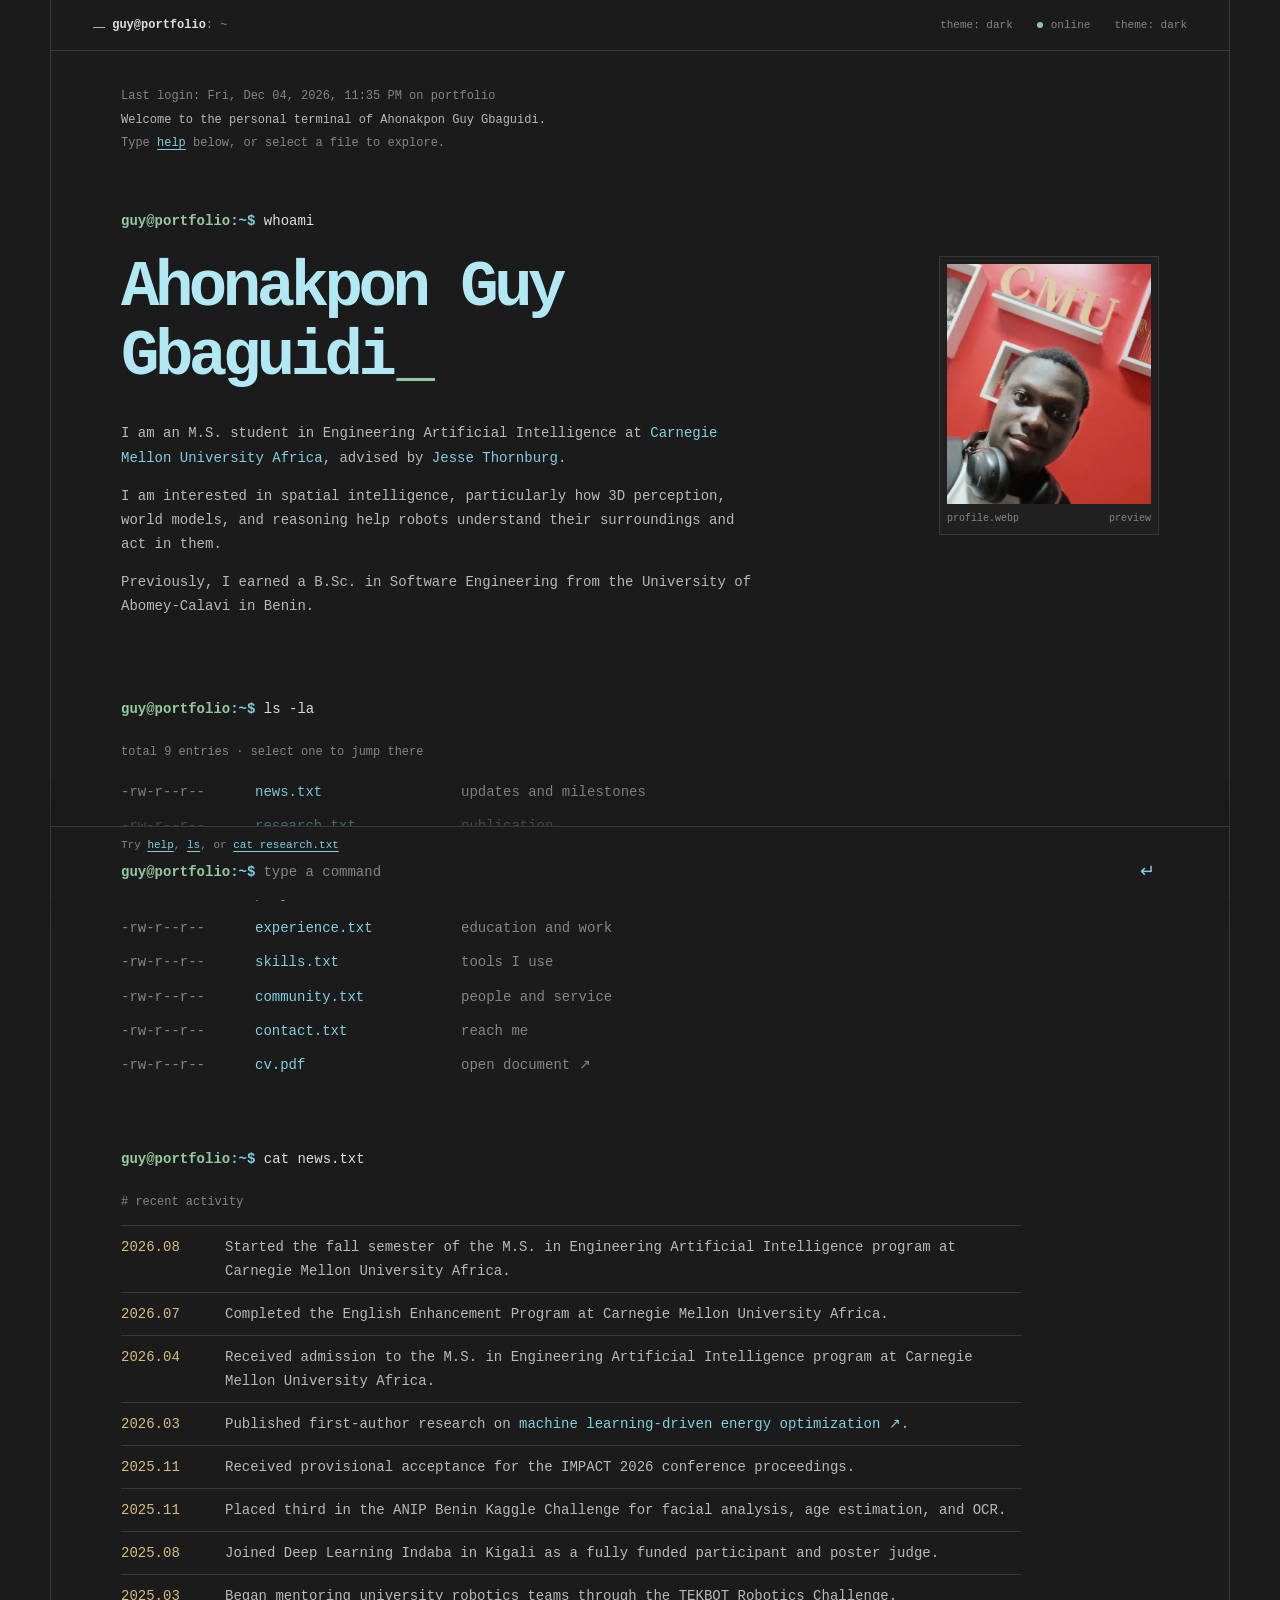
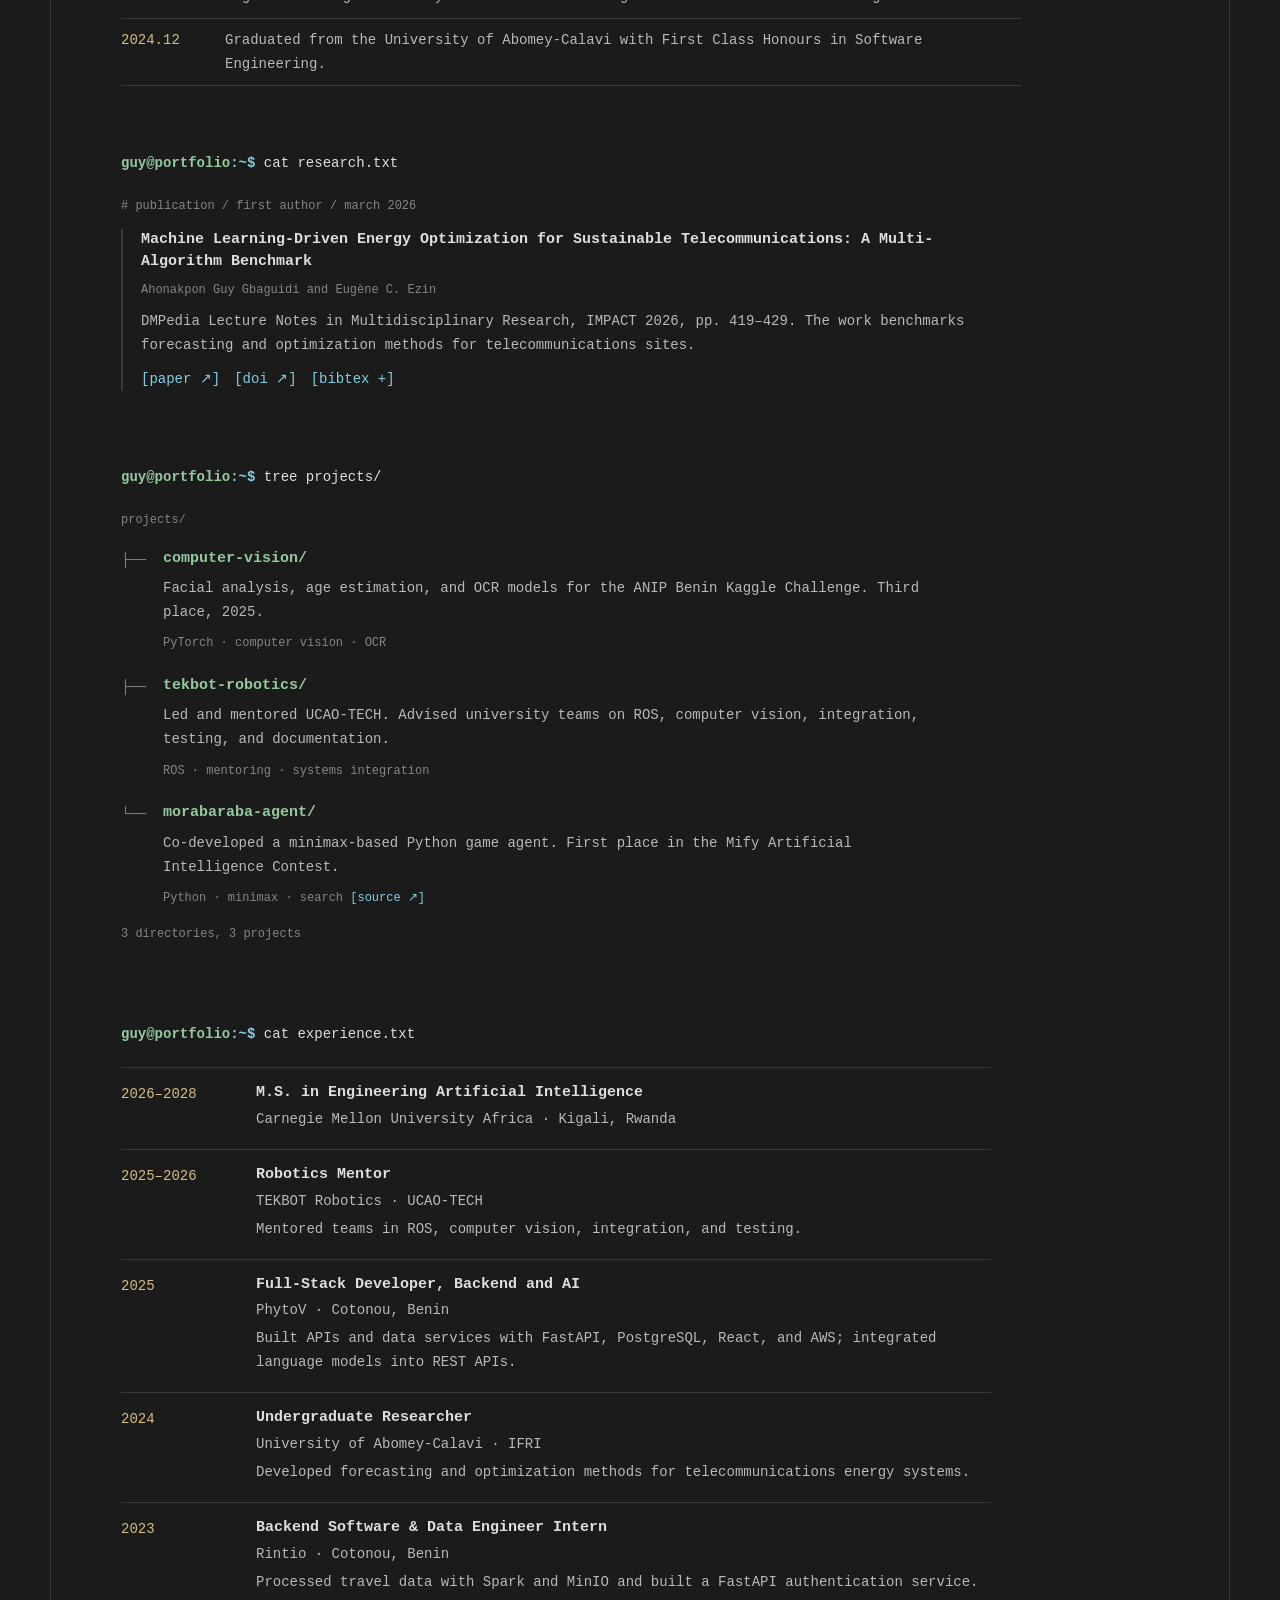
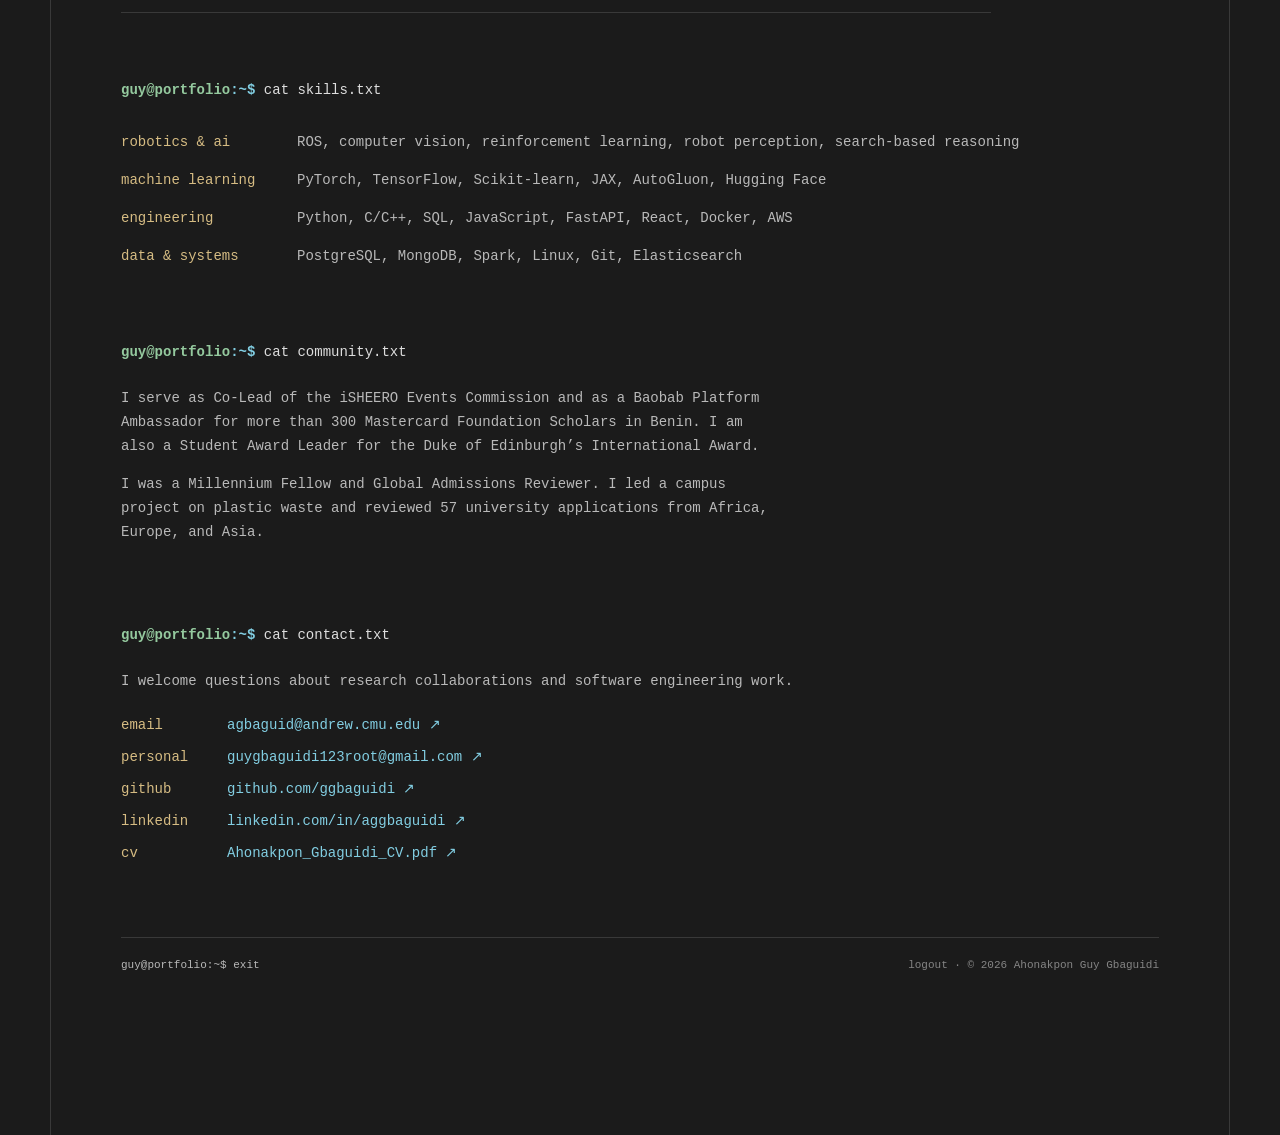
<file: index.html>
<!doctype html>
<html lang="en" data-theme="dark">
<head>
  <meta charset="utf-8">
  <meta name="viewport" content="width=device-width, initial-scale=1">
  <meta name="description" content="Ahonakpon Guy Gbaguidi is a software engineer and AI researcher interested in spatial intelligence, 3D perception, world models, and robotics.">
  <meta name="theme-color" content="#1b1b1b">
  <meta property="og:title" content="Ahonakpon Guy Gbaguidi">
  <meta property="og:description" content="Software engineer and Engineering AI student at Carnegie Mellon University Africa.">
  <meta property="og:type" content="website">
  <meta property="og:image" content="https://gbaguidi.me/data/portrait.webp">
  <title>Ahonakpon Guy Gbaguidi — terminal</title>
  <link rel="icon" href="data/favicon.svg" type="image/svg+xml">
  <script>try { document.documentElement.dataset.theme = localStorage.getItem('theme') || 'dark'; } catch (_) {}</script>
  <link rel="stylesheet" href="style.css?v=cli-20261005-qa1">
</head>
<body>
  <a class="skip-link" href="#main">Skip to content</a>
  <div class="terminal">
    <header class="terminal-header">
      <div class="header-inner">
        <a class="terminal-title" href="#top"><span class="header-glyph" aria-hidden="true">_</span> guy@portfolio<span class="header-path">: ~</span></a>
        <div class="header-actions">
          <a class="theme-toggle" href="reading.html">reading/</a>
          <span class="header-status"><span class="status-dot" aria-hidden="true"></span> online</span>
          <button class="theme-toggle" type="button" aria-label="Switch to light theme">theme: dark</button>
        </div>
      </div>
    </header>

    <main id="main" class="transcript">
      <div id="top" class="welcome" aria-label="Terminal welcome">
        <p>Last login: <time id="session-date"></time> on portfolio</p>
        <p>Welcome to the personal terminal of Ahonakpon Guy Gbaguidi.</p>
        <p class="welcome-hint">Type <button type="button" data-command="help">help</button> below, or select a file to explore.</p>
      </div>

      <section class="terminal-section identity" id="about" aria-labelledby="about-title">
        <p class="prompt"><span class="prompt-user">guy@portfolio</span><span class="prompt-path">:~$</span> whoami</p>
        <div class="identity-layout">
          <div class="identity-copy">
            <h1 id="about-title">Ahonakpon Guy<br>Gbaguidi<span class="cursor" aria-hidden="true">_</span></h1>
            <div class="about-output">
              <p>I am an M.S. student in Engineering Artificial Intelligence at <a href="https://www.africa.engineering.cmu.edu/" target="_blank" rel="noopener noreferrer">Carnegie Mellon University Africa</a>, advised by <a href="https://www.africa.engineering.cmu.edu/about/contact/directory/bios/thornburg-jesse.html" target="_blank" rel="noopener noreferrer">Jesse Thornburg</a>.</p>
              <p>I am interested in spatial intelligence, particularly how 3D perception, world models, and reasoning help robots understand their surroundings and act in them.</p>
              <p>Previously, I earned a B.Sc. in Software Engineering from the University of Abomey-Calavi in Benin.</p>
            </div>
          </div>
          <figure class="portrait">
            <img src="data/portrait.webp" alt="Portrait of Ahonakpon Guy Gbaguidi" width="900" height="1050">
            <figcaption>profile.webp <span>preview</span></figcaption>
          </figure>
        </div>
      </section>

      <section class="terminal-section directory" id="directory" aria-labelledby="directory-title">
        <h2 class="prompt" id="directory-title"><span class="prompt-user">guy@portfolio</span><span class="prompt-path">:~$</span> ls -la</h2>
        <p class="output-muted">total 9 entries · select one to jump there</p>
        <div class="file-list" aria-label="Portfolio files">
          <a href="#news"><span class="permissions">-rw-r--r--</span><span class="file-name">news.txt</span><span class="file-description">updates and milestones</span></a>
          <a href="#research"><span class="permissions">-rw-r--r--</span><span class="file-name">research.txt</span><span class="file-description">publication</span></a>
          <a href="reading.html"><span class="permissions">drwxr-xr-x</span><span class="file-name">reading/</span><span class="file-description">papers and books worth thinking about</span></a>
          <a href="#projects"><span class="permissions">drwxr-xr-x</span><span class="file-name">projects/</span><span class="file-description">selected work</span></a>
          <a href="#experience"><span class="permissions">-rw-r--r--</span><span class="file-name">experience.txt</span><span class="file-description">education and work</span></a>
          <a href="#skills"><span class="permissions">-rw-r--r--</span><span class="file-name">skills.txt</span><span class="file-description">tools I use</span></a>
          <a href="#community"><span class="permissions">-rw-r--r--</span><span class="file-name">community.txt</span><span class="file-description">people and service</span></a>
          <a href="#contact"><span class="permissions">-rw-r--r--</span><span class="file-name">contact.txt</span><span class="file-description">reach me</span></a>
          <a href="data/Ahonakpon_Gbaguidi_CV.pdf" target="_blank" rel="noopener noreferrer"><span class="permissions">-rw-r--r--</span><span class="file-name">cv.pdf</span><span class="file-description">open document ↗</span></a>
        </div>
      </section>

      <section class="terminal-section" id="news" aria-labelledby="news-title">
        <h2 class="prompt" id="news-title"><span class="prompt-user">guy@portfolio</span><span class="prompt-path">:~$</span> cat news.txt</h2>
        <p class="output-muted"># recent activity</p>
        <ol class="news-list">
          <li><time datetime="2026-08">2026.08</time><span>Started the fall semester of the M.S. in Engineering Artificial Intelligence program at Carnegie Mellon University Africa.</span></li>
          <li><time datetime="2026-07">2026.07</time><span>Completed the English Enhancement Program at Carnegie Mellon University Africa.</span></li>
          <li><time datetime="2026-04">2026.04</time><span>Received admission to the M.S. in Engineering Artificial Intelligence program at Carnegie Mellon University Africa.</span></li>
          <li><time datetime="2026-03">2026.03</time><span>Published first-author research on <a href="https://digitalmanuscriptpedia.com/conferences/index.php/DMP-LNMR/article/view/78" target="_blank" rel="noopener noreferrer">machine learning-driven energy optimization ↗</a>.</span></li>
          <li><time datetime="2025-11">2025.11</time><span>Received provisional acceptance for the IMPACT 2026 conference proceedings.</span></li>
          <li><time datetime="2025-11">2025.11</time><span>Placed third in the ANIP Benin Kaggle Challenge for facial analysis, age estimation, and OCR.</span></li>
          <li><time datetime="2025-08">2025.08</time><span>Joined Deep Learning Indaba in Kigali as a fully funded participant and poster judge.</span></li>
          <li><time datetime="2025-03">2025.03</time><span>Began mentoring university robotics teams through the TEKBOT Robotics Challenge.</span></li>
          <li><time datetime="2024-12">2024.12</time><span>Graduated from the University of Abomey-Calavi with First Class Honours in Software Engineering.</span></li>
        </ol>
      </section>

      <section class="terminal-section" id="research" aria-labelledby="research-title">
        <h2 class="prompt" id="research-title"><span class="prompt-user">guy@portfolio</span><span class="prompt-path">:~$</span> cat research.txt</h2>
        <p class="output-muted"># publication / first author / march 2026</p>
        <article class="entry">
          <h3>Machine Learning-Driven Energy Optimization for Sustainable Telecommunications: A Multi-Algorithm Benchmark</h3>
          <p class="entry-meta">Ahonakpon Guy Gbaguidi and Eugène C. Ezin</p>
          <p>DMPedia Lecture Notes in Multidisciplinary Research, IMPACT 2026, pp. 419–429. The work benchmarks forecasting and optimization methods for telecommunications sites.</p>
          <p class="entry-links"><a href="https://digitalmanuscriptpedia.com/conferences/index.php/DMP-LNMR/article/view/78" target="_blank" rel="noopener noreferrer">[paper ↗]</a> <a href="https://doi.org/10.65890/dmp.lnmr.IMPACT26.78" target="_blank" rel="noopener noreferrer">[doi ↗]</a> <button class="bibtex-toggle" type="button" aria-expanded="false" aria-controls="bibtex">[bibtex +]</button></p>
          <pre id="bibtex" class="bibtex" hidden><code>@article{gbaguidi2026energy,
  title={Machine Learning-Driven Energy Optimization for Sustainable Telecommunications},
  author={Gbaguidi, Ahonakpon Guy and Ezin, Eugène C.},
  journal={DMPedia Lecture Notes in Multidisciplinary Research},
  year={2026},
  doi={10.65890/dmp.lnmr.IMPACT26.78}
}</code></pre>
        </article>
      </section>

      <section class="terminal-section" id="projects" aria-labelledby="projects-title">
        <h2 class="prompt" id="projects-title"><span class="prompt-user">guy@portfolio</span><span class="prompt-path">:~$</span> tree projects/</h2>
        <p class="output-muted">projects/</p>
        <div class="project-tree">
          <article class="tree-entry"><span class="tree-marker" aria-hidden="true">├──</span><div><h3>computer-vision/</h3><p>Facial analysis, age estimation, and OCR models for the ANIP Benin Kaggle Challenge. Third place, 2025.</p><p class="entry-meta">PyTorch · computer vision · OCR</p></div></article>
          <article class="tree-entry"><span class="tree-marker" aria-hidden="true">├──</span><div><h3>tekbot-robotics/</h3><p>Led and mentored UCAO-TECH. Advised university teams on ROS, computer vision, integration, testing, and documentation.</p><p class="entry-meta">ROS · mentoring · systems integration</p></div></article>
          <article class="tree-entry"><span class="tree-marker" aria-hidden="true">└──</span><div><h3>morabaraba-agent/</h3><p>Co-developed a minimax-based Python game agent. First place in the Mify Artificial Intelligence Contest.</p><p class="entry-meta">Python · minimax · search <a href="https://github.com/Charlot-DEDJINOU/MIFY-Maic2022-Contest" target="_blank" rel="noopener noreferrer">[source ↗]</a></p></div></article>
        </div>
        <p class="output-muted">3 directories, 3 projects</p>
      </section>

      <section class="terminal-section" id="experience" aria-labelledby="experience-title">
        <h2 class="prompt" id="experience-title"><span class="prompt-user">guy@portfolio</span><span class="prompt-path">:~$</span> cat experience.txt</h2>
        <div class="timeline">
          <article><time datetime="2026-08">2026–2028</time><div><h3>M.S. in Engineering Artificial Intelligence</h3><p>Carnegie Mellon University Africa · Kigali, Rwanda</p></div></article>
          <article><time datetime="2025-03">2025–2026</time><div><h3>Robotics Mentor</h3><p>TEKBOT Robotics · UCAO-TECH</p><p>Mentored teams in ROS, computer vision, integration, and testing.</p></div></article>
          <article><time datetime="2025-02">2025</time><div><h3>Full-Stack Developer, Backend and AI</h3><p>PhytoV · Cotonou, Benin</p><p>Built APIs and data services with FastAPI, PostgreSQL, React, and AWS; integrated language models into REST APIs.</p></div></article>
          <article><time datetime="2024-01">2024</time><div><h3>Undergraduate Researcher</h3><p>University of Abomey-Calavi · IFRI</p><p>Developed forecasting and optimization methods for telecommunications energy systems.</p></div></article>
          <article><time datetime="2023-08">2023</time><div><h3>Backend Software &amp; Data Engineer Intern</h3><p>Rintio · Cotonou, Benin</p><p>Processed travel data with Spark and MinIO and built a FastAPI authentication service.</p></div></article>
        </div>
      </section>

      <section class="terminal-section" id="skills" aria-labelledby="skills-title">
        <h2 class="prompt" id="skills-title"><span class="prompt-user">guy@portfolio</span><span class="prompt-path">:~$</span> cat skills.txt</h2>
        <dl class="skill-list">
          <div><dt>robotics &amp; ai</dt><dd>ROS, computer vision, reinforcement learning, robot perception, search-based reasoning</dd></div>
          <div><dt>machine learning</dt><dd>PyTorch, TensorFlow, Scikit-learn, JAX, AutoGluon, Hugging Face</dd></div>
          <div><dt>engineering</dt><dd>Python, C/C++, SQL, JavaScript, FastAPI, React, Docker, AWS</dd></div>
          <div><dt>data &amp; systems</dt><dd>PostgreSQL, MongoDB, Spark, Linux, Git, Elasticsearch</dd></div>
        </dl>
      </section>

      <section class="terminal-section" id="community" aria-labelledby="community-title">
        <h2 class="prompt" id="community-title"><span class="prompt-user">guy@portfolio</span><span class="prompt-path">:~$</span> cat community.txt</h2>
        <div class="prose-output">
          <p>I serve as Co-Lead of the iSHEERO Events Commission and as a Baobab Platform Ambassador for more than 300 Mastercard Foundation Scholars in Benin. I am also a Student Award Leader for the Duke of Edinburgh’s International Award.</p>
          <p>I was a Millennium Fellow and Global Admissions Reviewer. I led a campus project on plastic waste and reviewed 57 university applications from Africa, Europe, and Asia.</p>
        </div>
      </section>

      <section class="terminal-section contact" id="contact" aria-labelledby="contact-title">
        <h2 class="prompt" id="contact-title"><span class="prompt-user">guy@portfolio</span><span class="prompt-path">:~$</span> cat contact.txt</h2>
        <p>I welcome questions about research collaborations and software engineering work.</p>
        <dl class="contact-list">
          <div><dt>email</dt><dd><a href="mailto:agbaguid@andrew.cmu.edu">agbaguid@andrew.cmu.edu ↗</a></dd></div>
          <div><dt>personal</dt><dd><a href="mailto:guygbaguidi123root@gmail.com">guygbaguidi123root@gmail.com ↗</a></dd></div>
          <div><dt>github</dt><dd><a href="https://github.com/ggbaguidi" target="_blank" rel="noopener noreferrer">github.com/ggbaguidi ↗</a></dd></div>
          <div><dt>linkedin</dt><dd><a href="https://linkedin.com/in/aggbaguidi" target="_blank" rel="noopener noreferrer">linkedin.com/in/aggbaguidi ↗</a></dd></div>
          <div><dt>cv</dt><dd><a href="data/Ahonakpon_Gbaguidi_CV.pdf" target="_blank" rel="noopener noreferrer">Ahonakpon_Gbaguidi_CV.pdf ↗</a></dd></div>
        </dl>
      </section>
      <footer class="terminal-footer"><span>guy@portfolio:~$ exit</span><span>logout · © <span data-year>2026</span> Ahonakpon Guy Gbaguidi</span></footer>
    </main>

    <div class="command-dock" role="region" aria-label="Terminal command line">
      <div class="command-inner">
        <div class="command-output" id="command-output" role="status" aria-live="polite">Try <button type="button" data-command="help">help</button>, <button type="button" data-command="ls">ls</button>, or <button type="button" data-command="cat research.txt">cat research.txt</button></div>
        <form class="terminal-form" autocomplete="off">
          <label for="terminal-input"><span class="prompt-user">guy@portfolio</span><span class="prompt-path">:~$</span></label>
          <input id="terminal-input" name="command" type="text" spellcheck="false" autocapitalize="off" autocomplete="off" placeholder="type a command" aria-describedby="command-output" maxlength="80">
          <button type="submit" aria-label="Run command">↵</button>
        </form>
      </div>
    </div>
  </div>
  <script src="script.js?v=cli-20261006-reading1"></script>
</body>
</html>
</file>
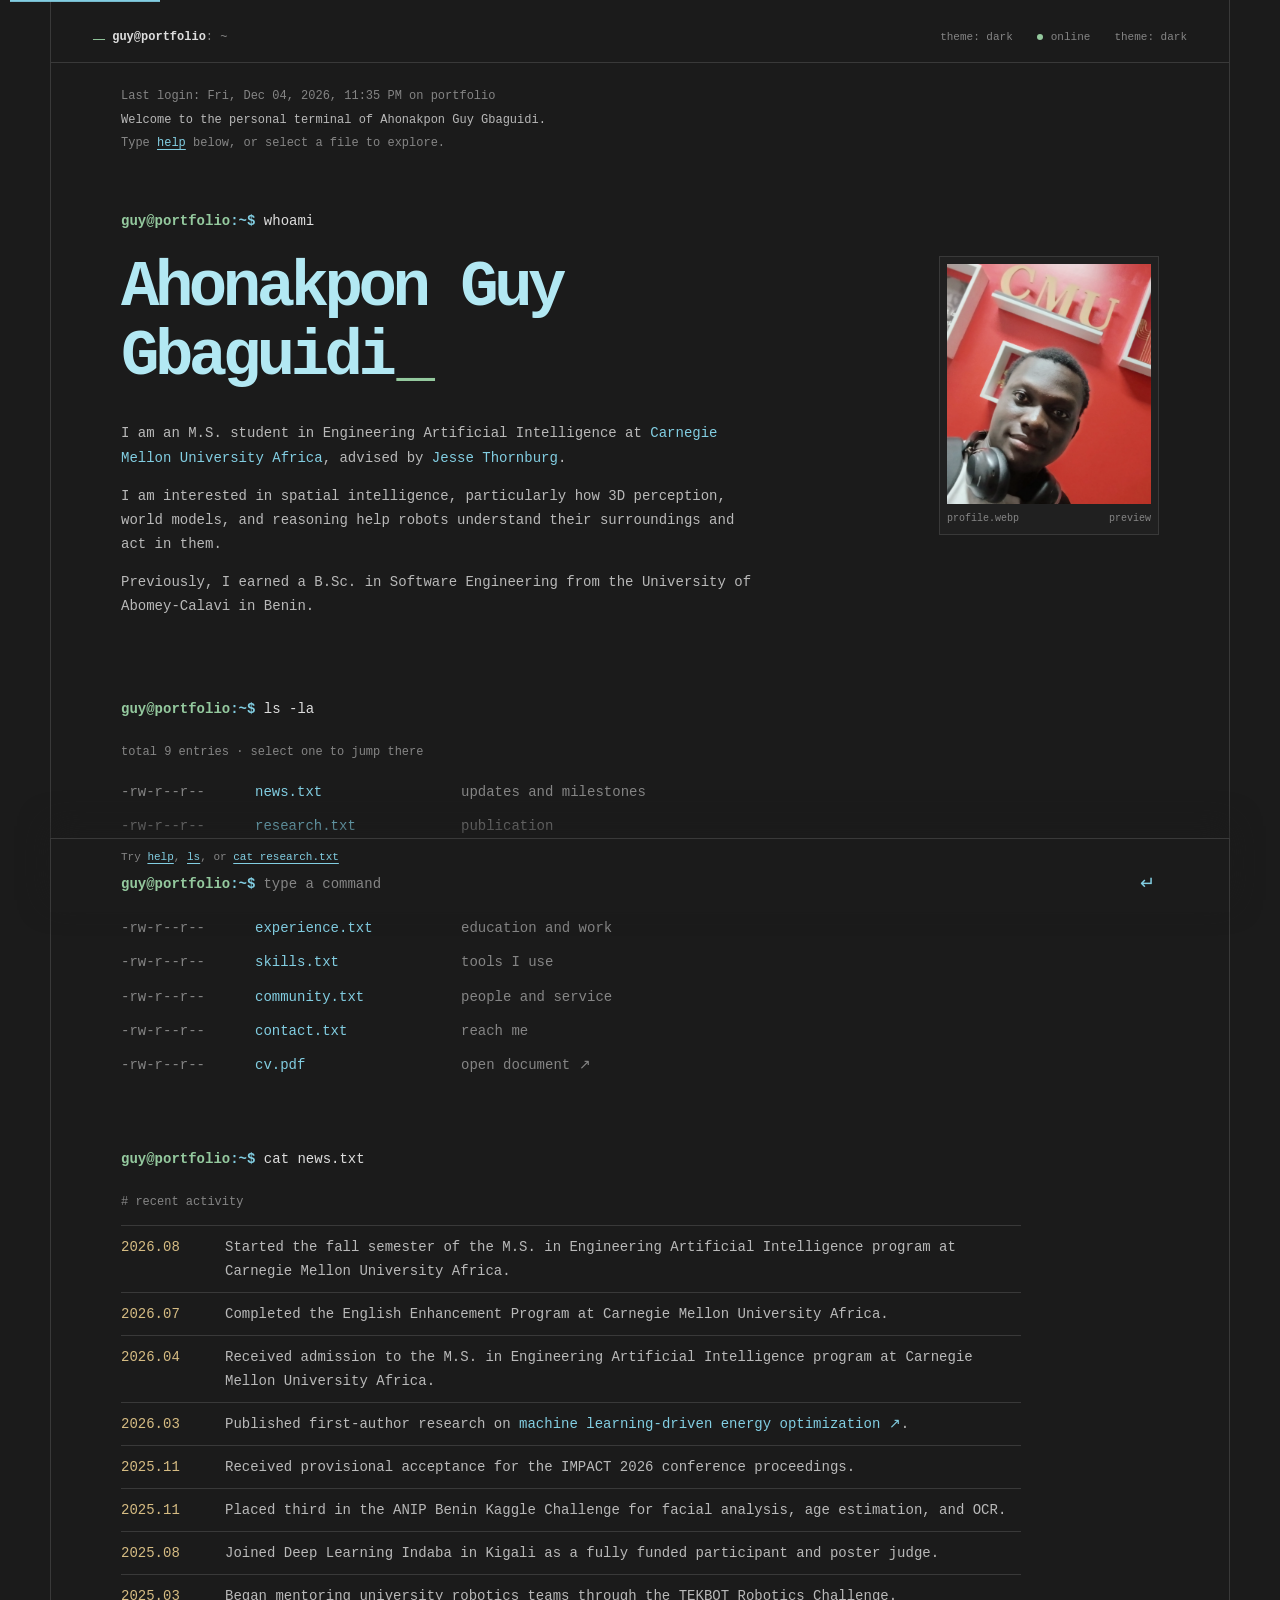
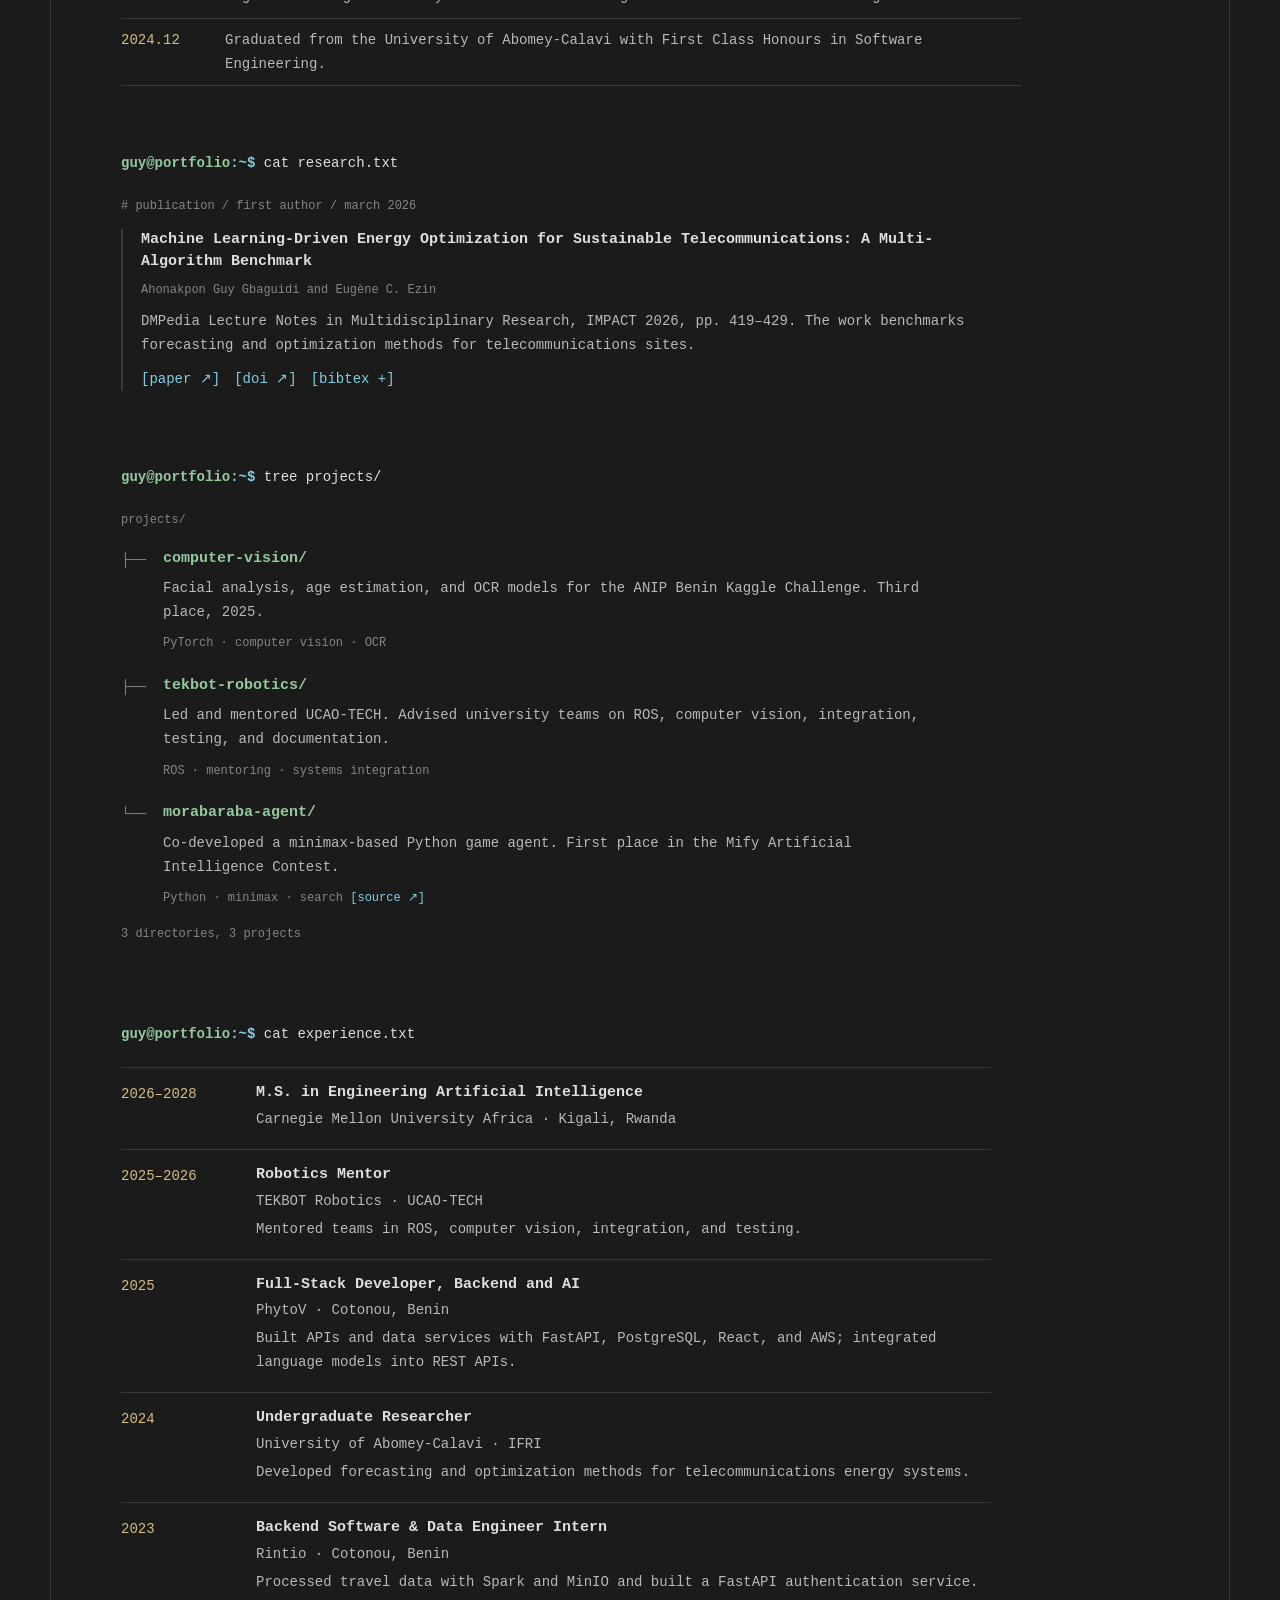
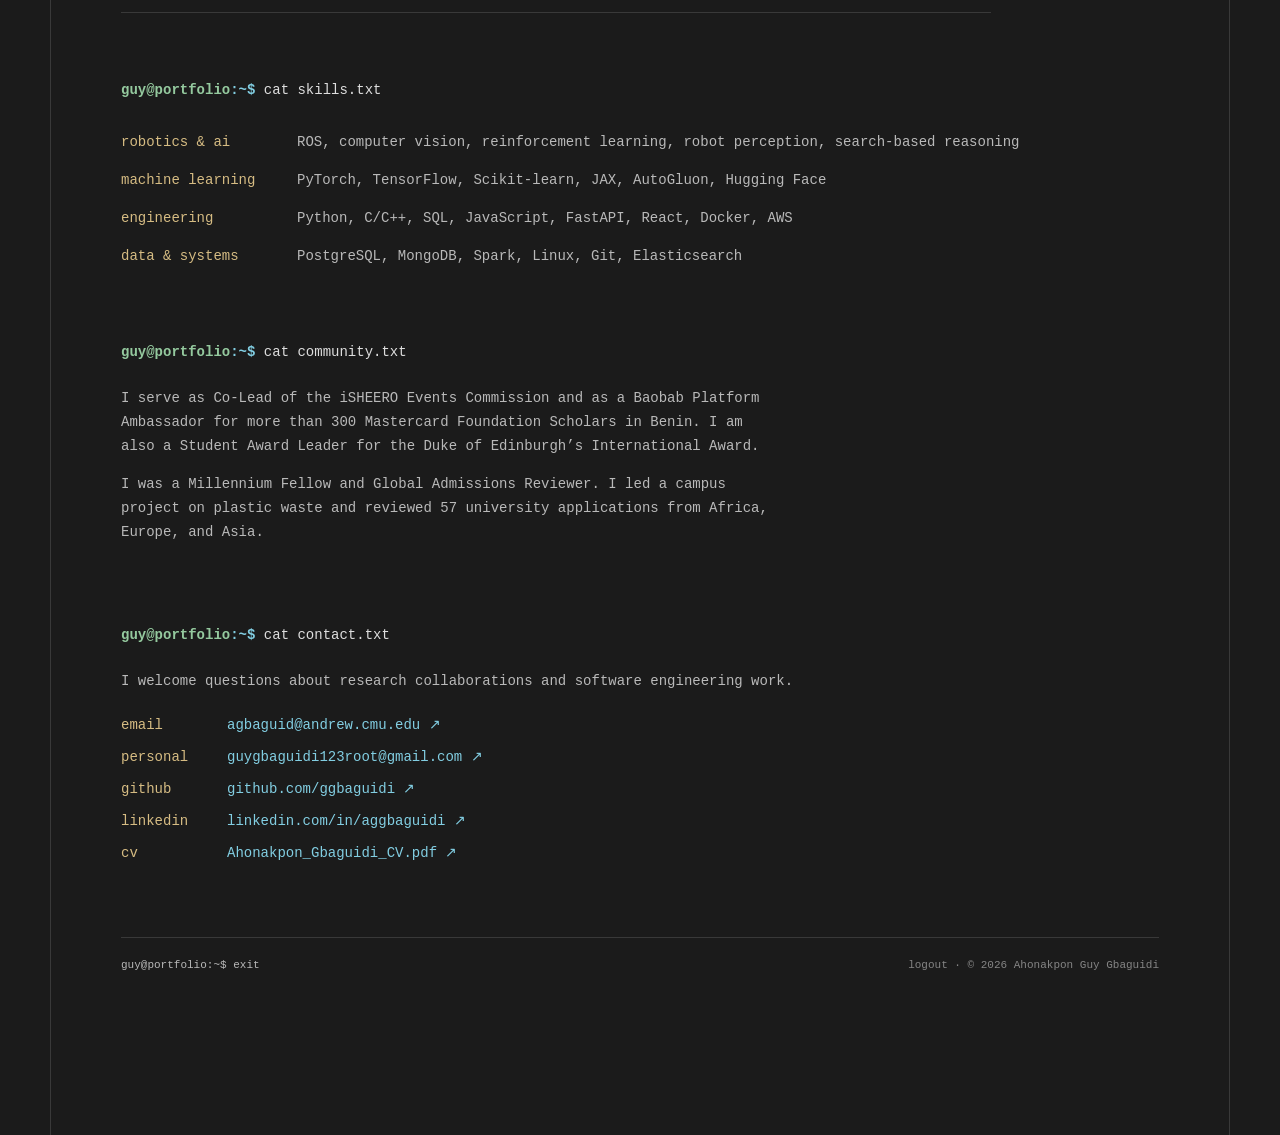
<file: about.html>
<!doctype html><html lang="en"><head><meta charset="utf-8"><meta name="viewport" content="width=device-width,initial-scale=1"><meta http-equiv="refresh" content="0;url=index.html#about"><link rel="canonical" href="index.html#about"><title>About · Ahonakpon Guy Gbaguidi</title></head><body><p><a href="index.html#about">Continue to About</a></p></body></html>
</file>
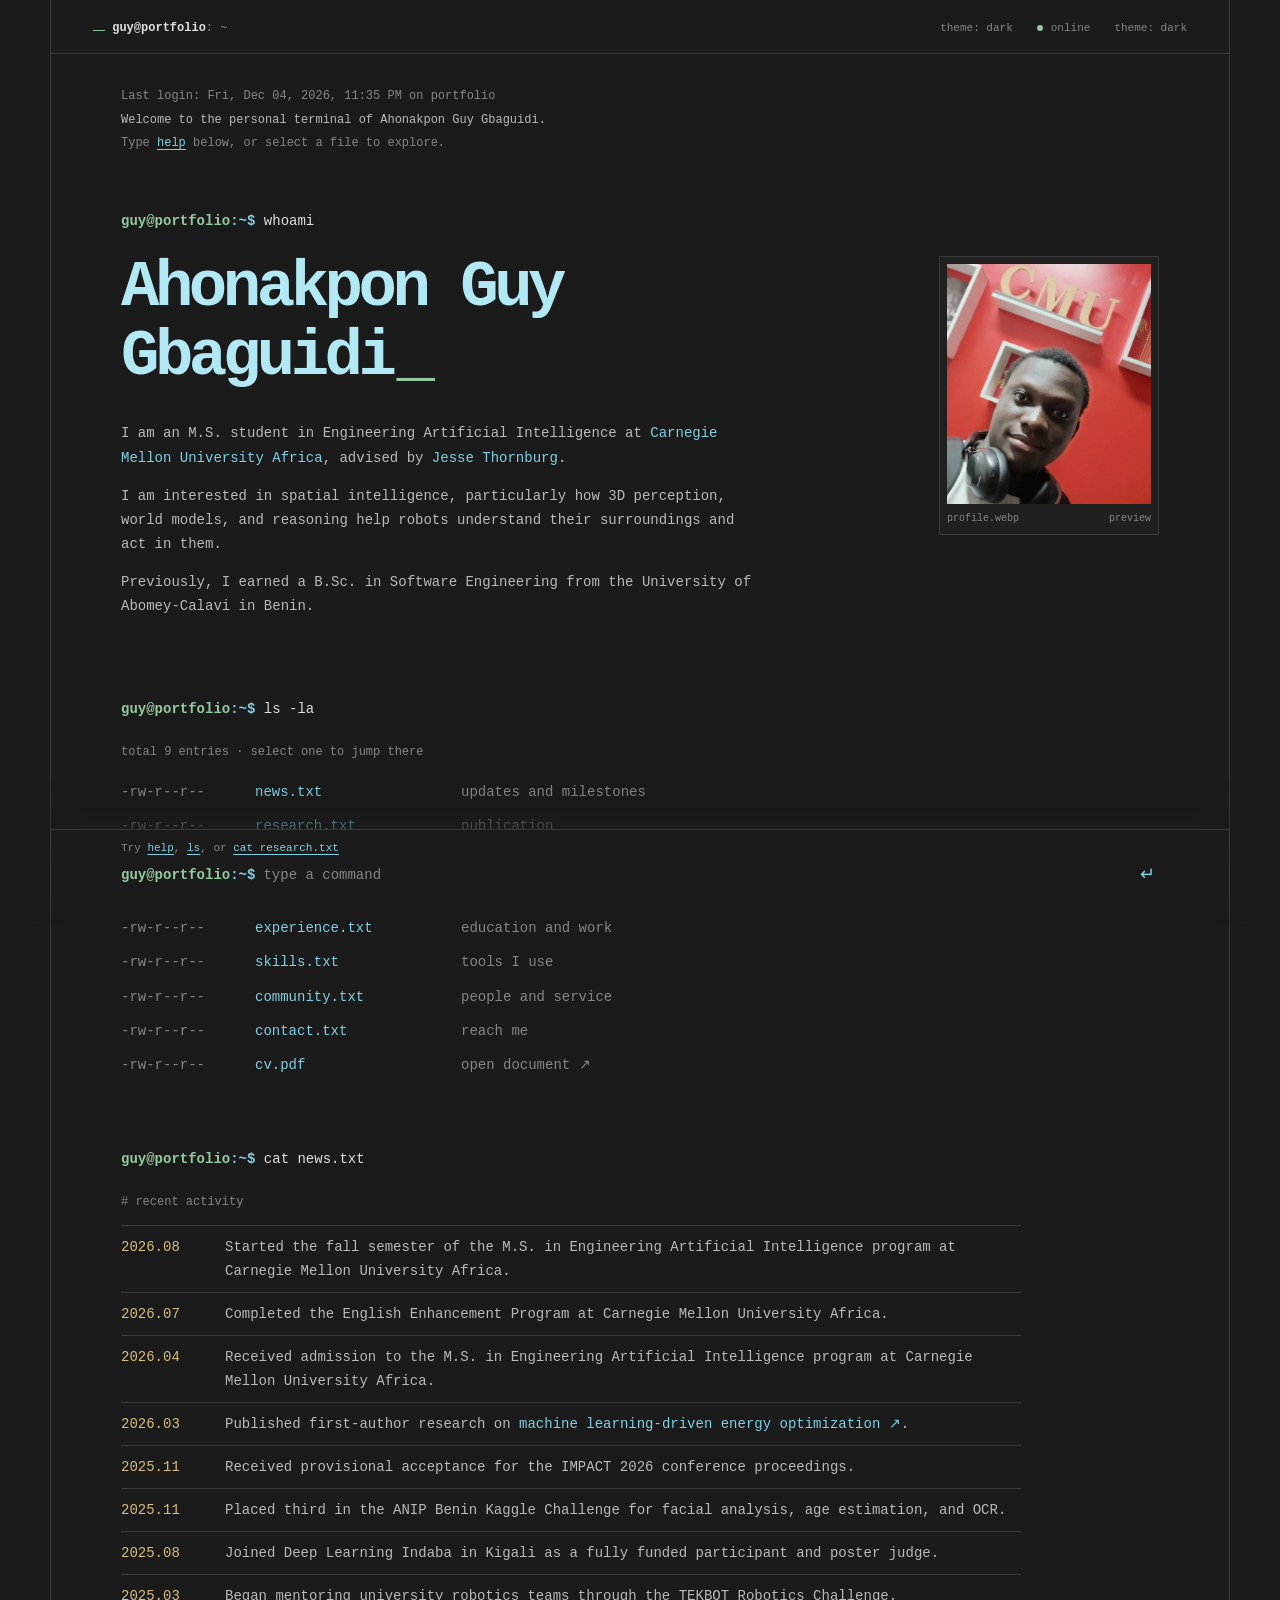
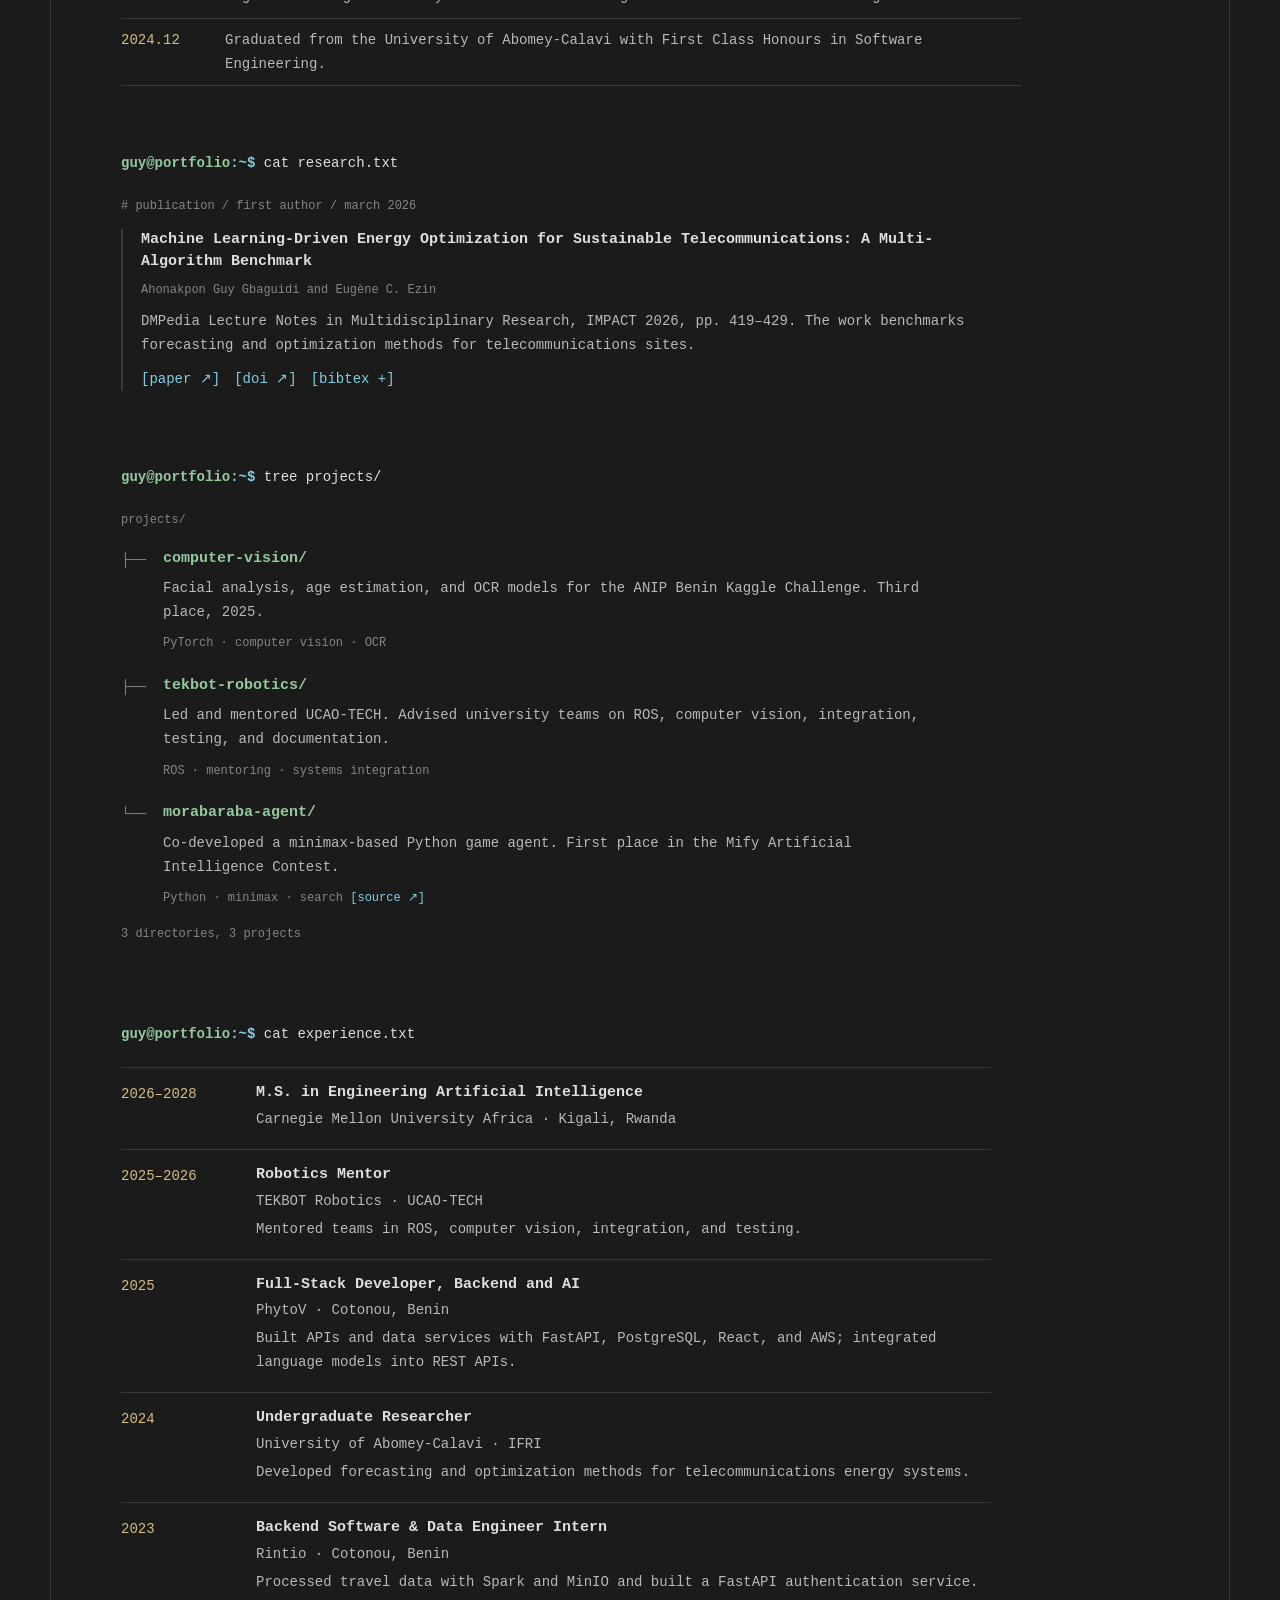
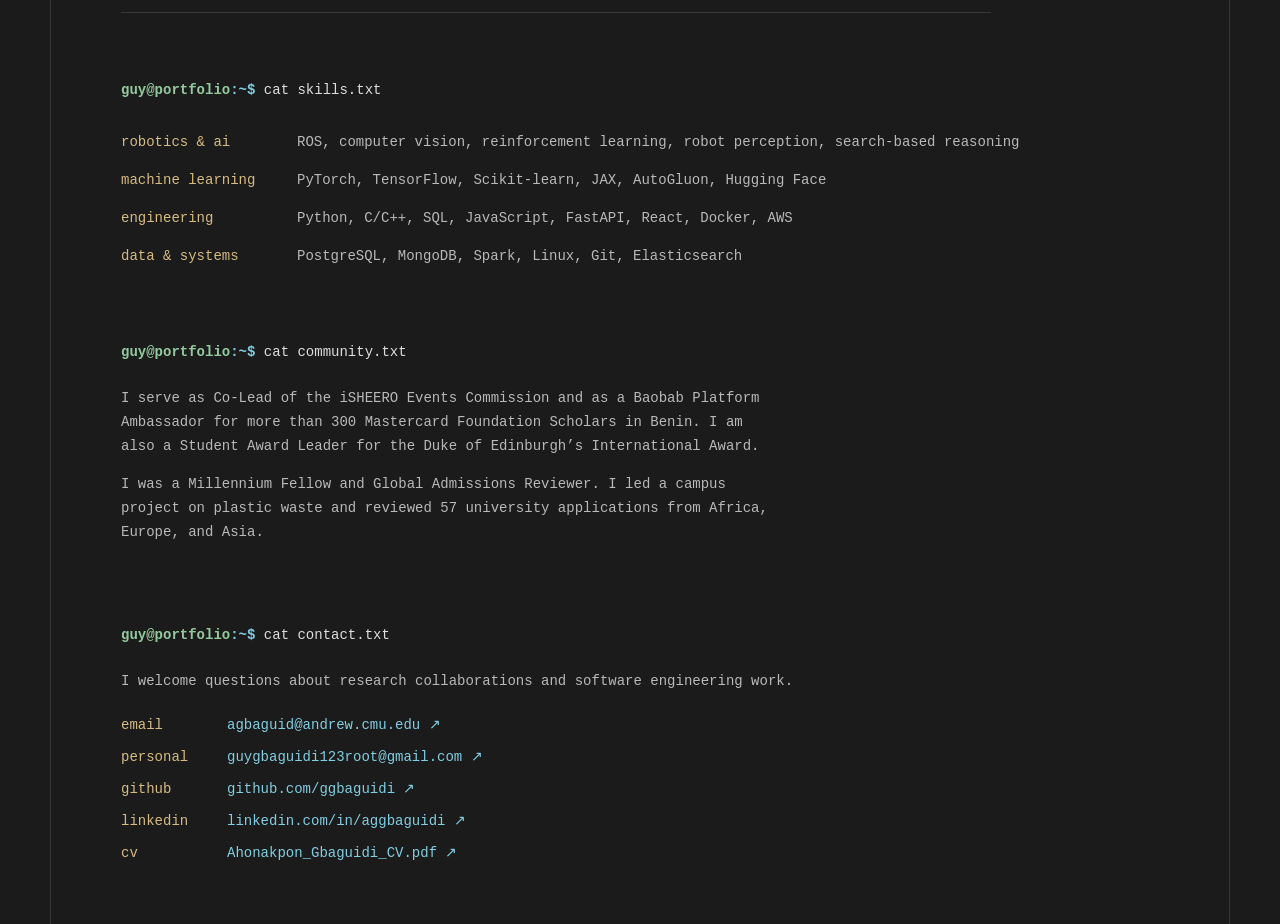
<file: contact.html>
<!doctype html><html lang="en"><head><meta charset="utf-8"><meta name="viewport" content="width=device-width,initial-scale=1"><meta http-equiv="refresh" content="0;url=index.html#contact"><link rel="canonical" href="index.html#contact"><title>Contact · Ahonakpon Guy Gbaguidi</title></head><body><p><a href="index.html#contact">Continue to Contact</a></p></body></html>
</file>
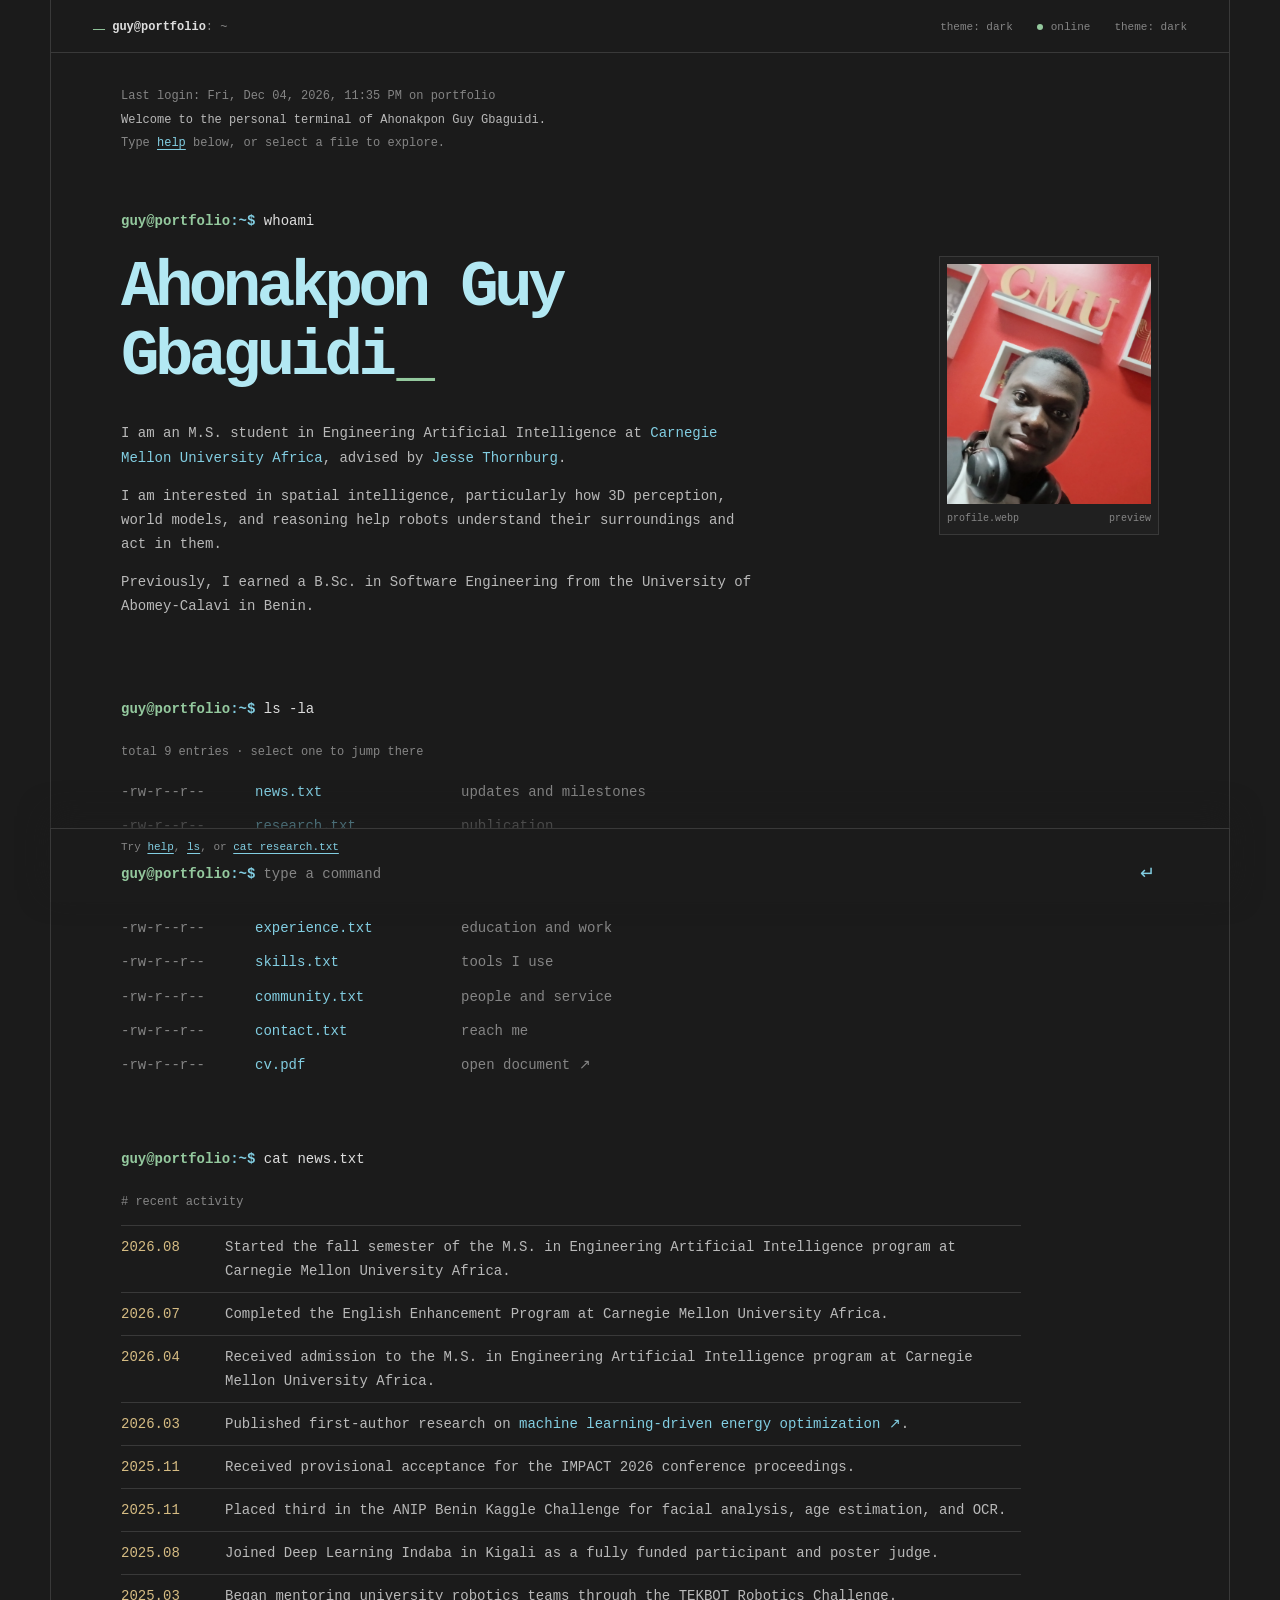
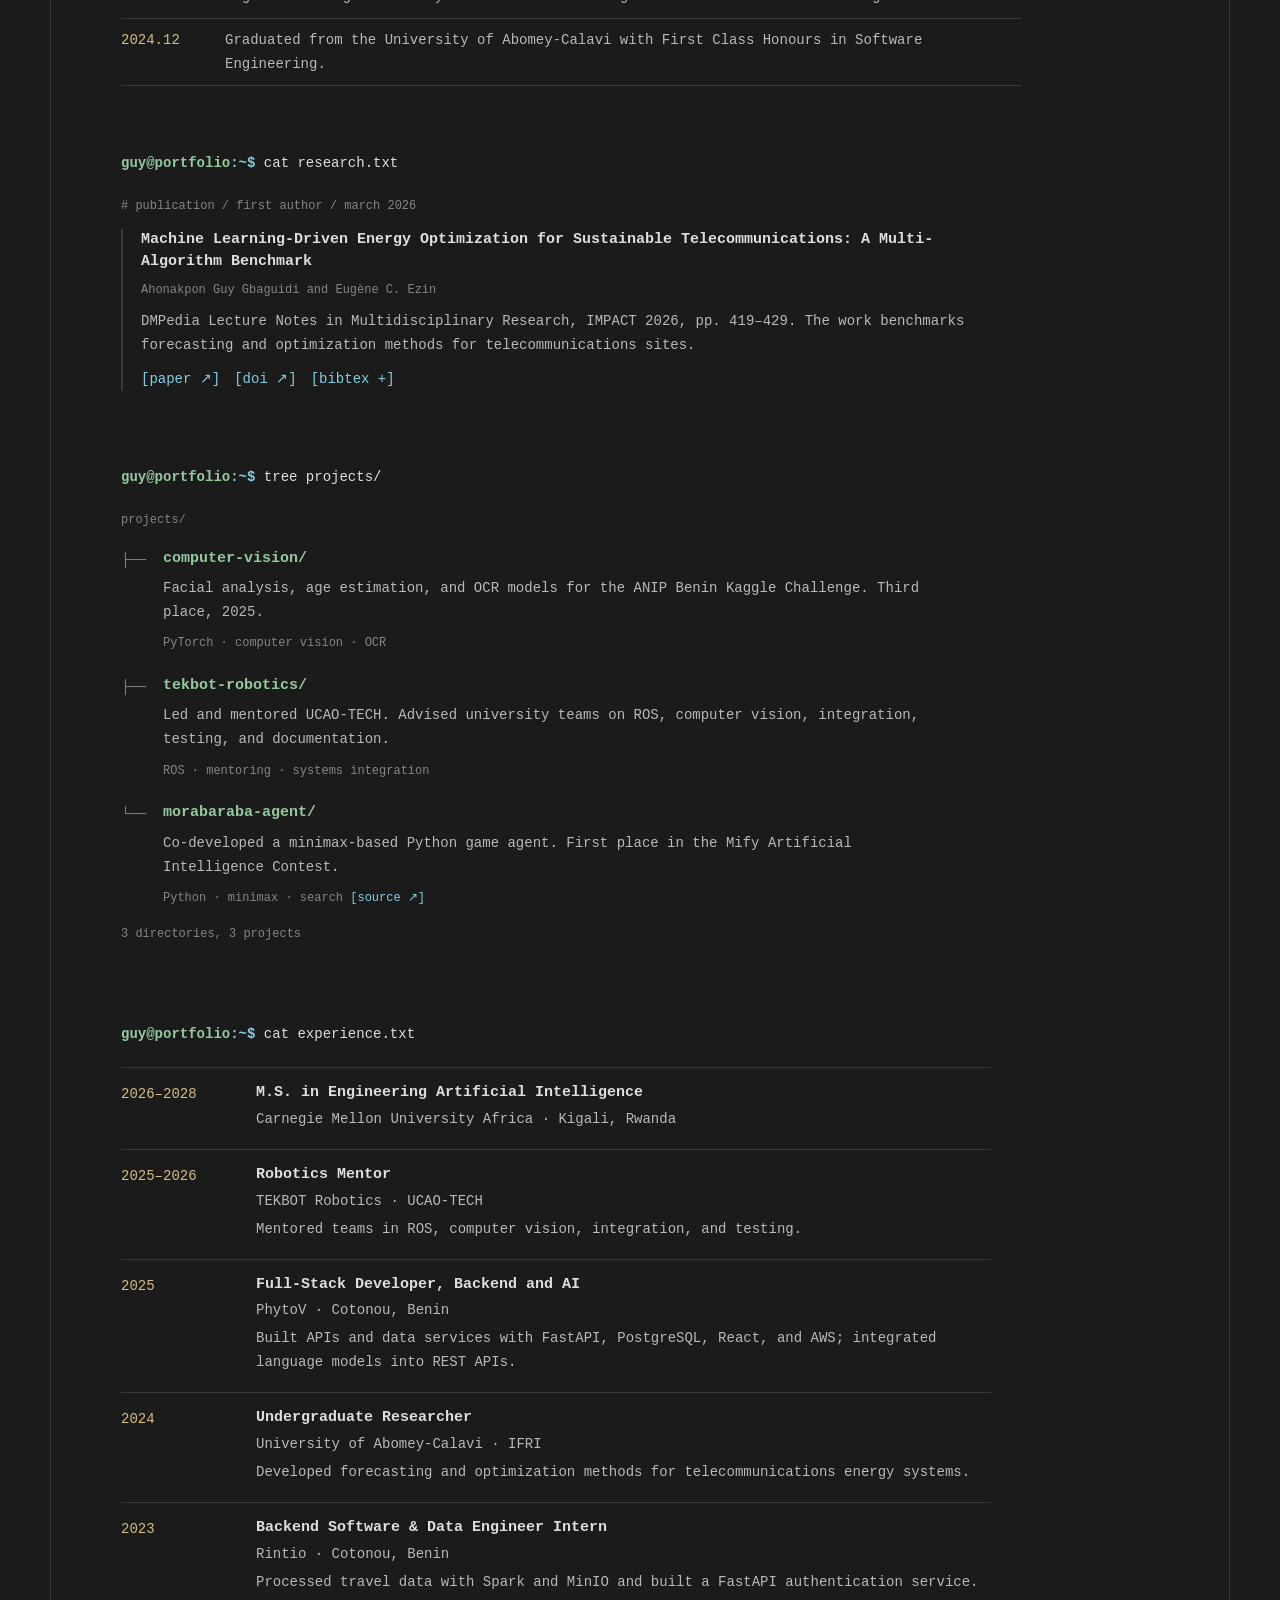
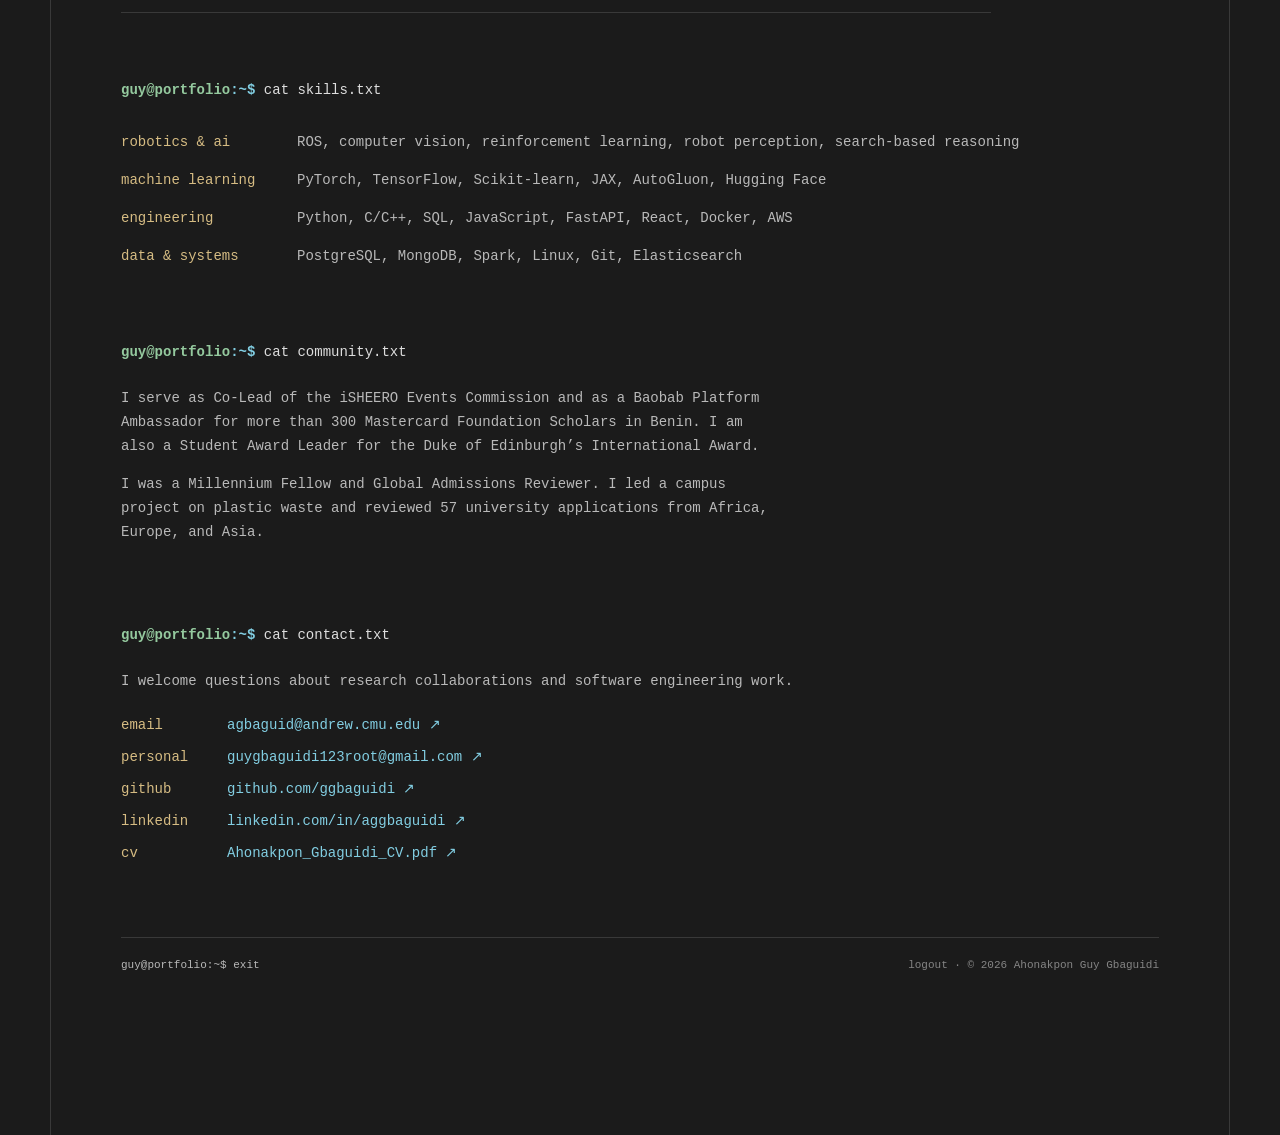
<file: experience.html>
<!doctype html><html lang="en"><head><meta charset="utf-8"><meta name="viewport" content="width=device-width,initial-scale=1"><meta http-equiv="refresh" content="0;url=index.html#experience"><link rel="canonical" href="index.html#experience"><title>Experience · Ahonakpon Guy Gbaguidi</title></head><body><p><a href="index.html#experience">Continue to Experience</a></p></body></html>
</file>
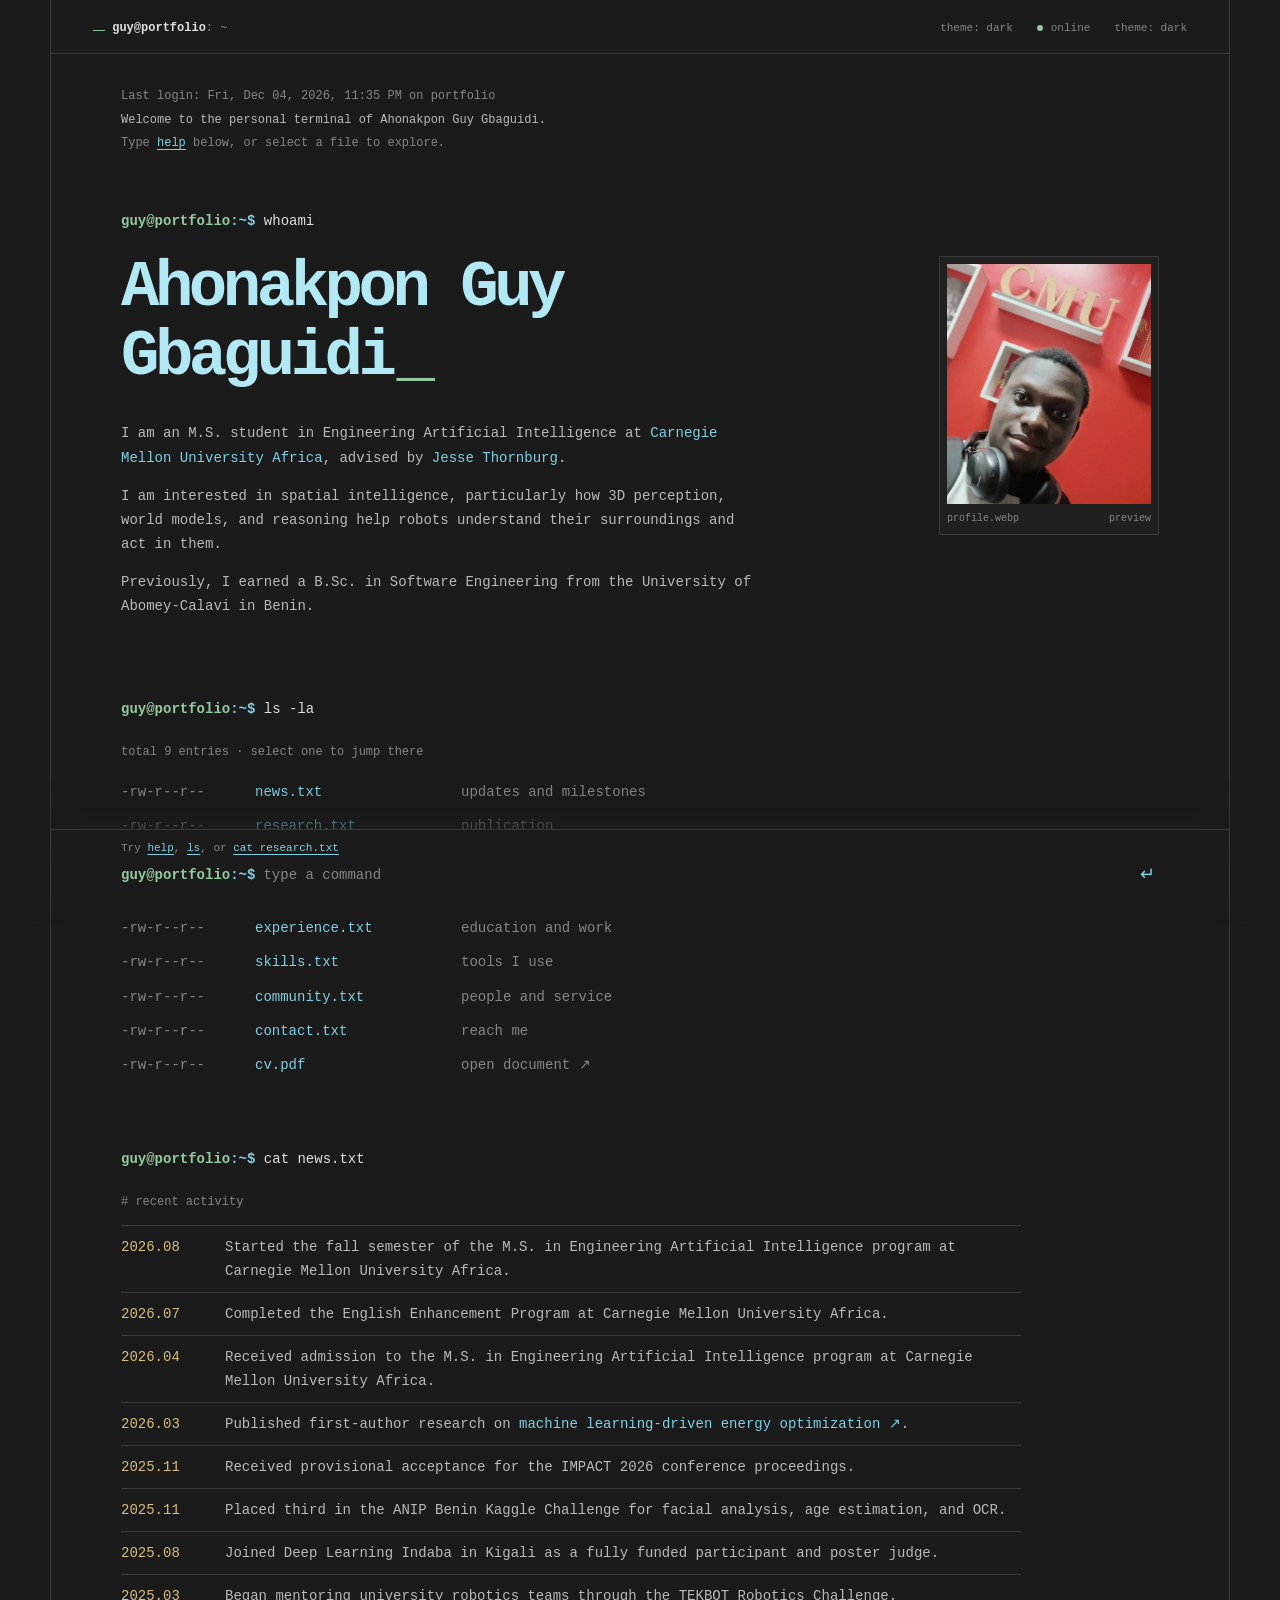
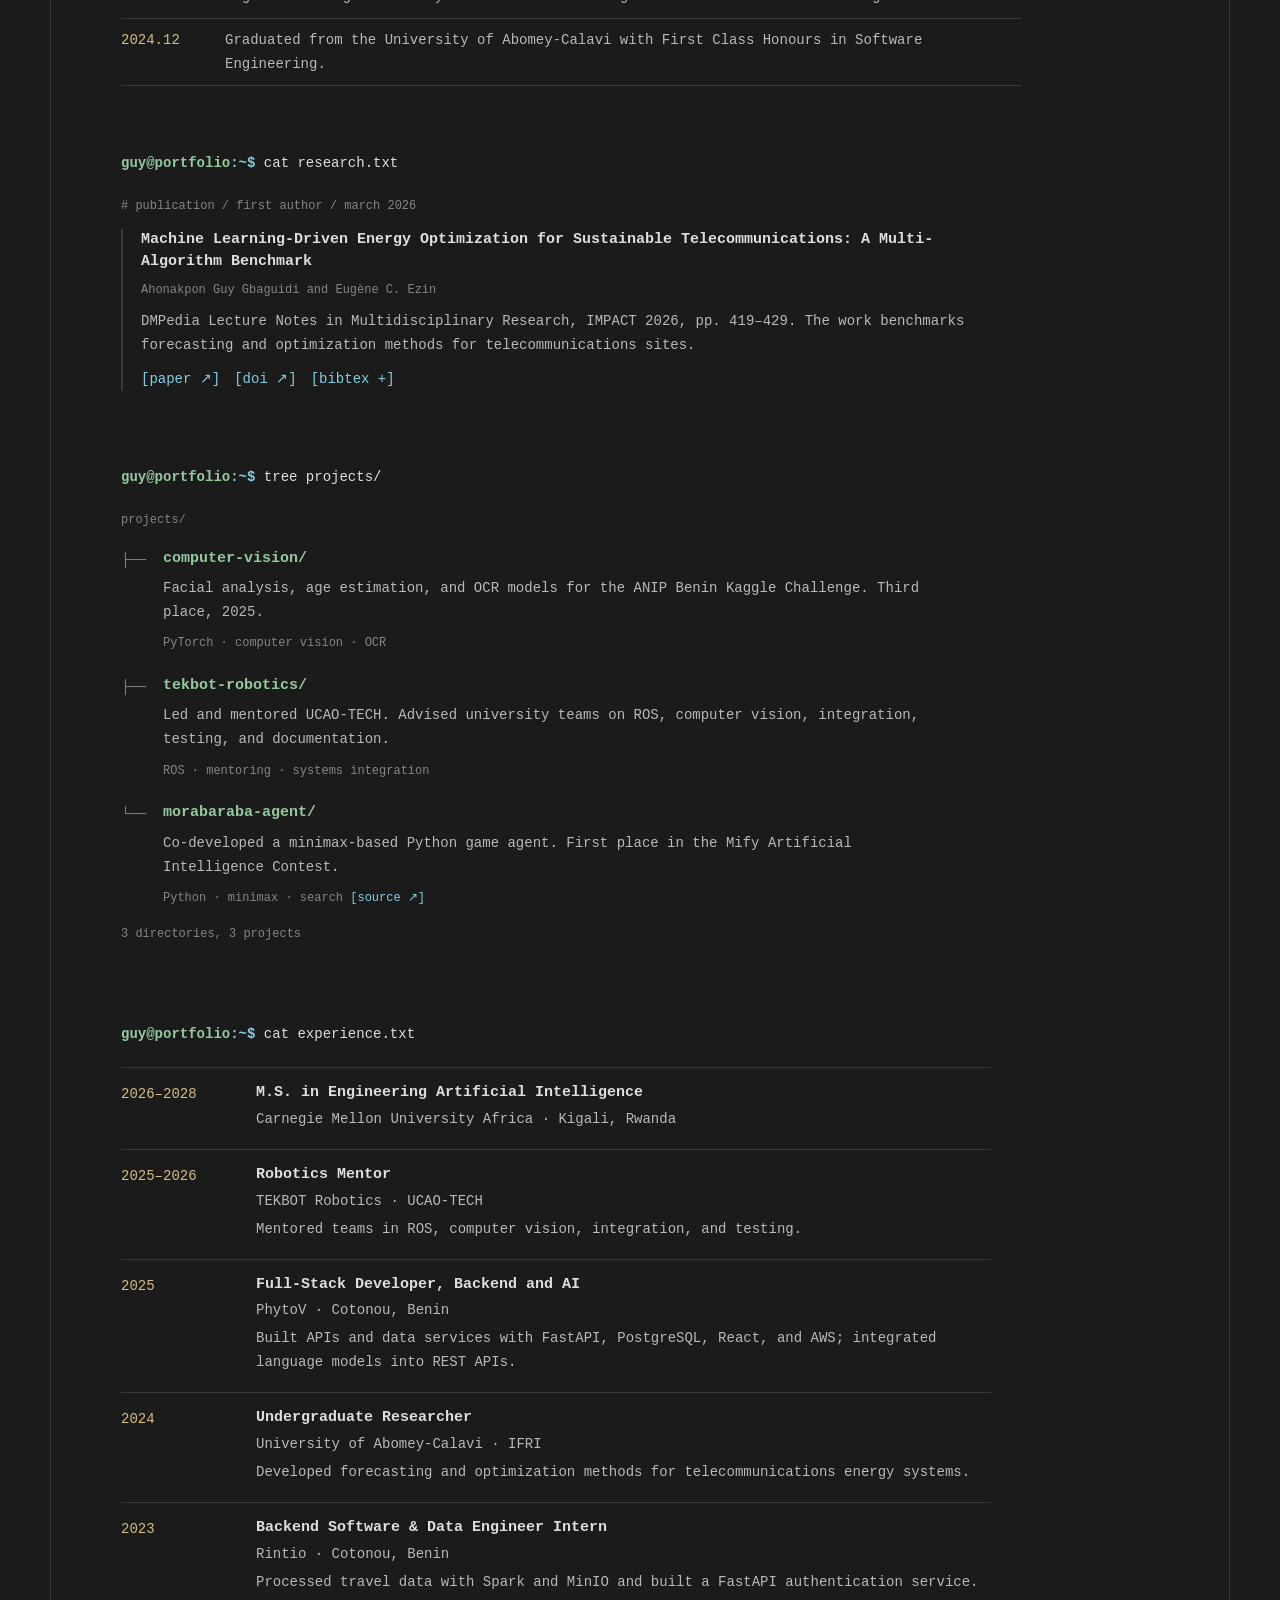
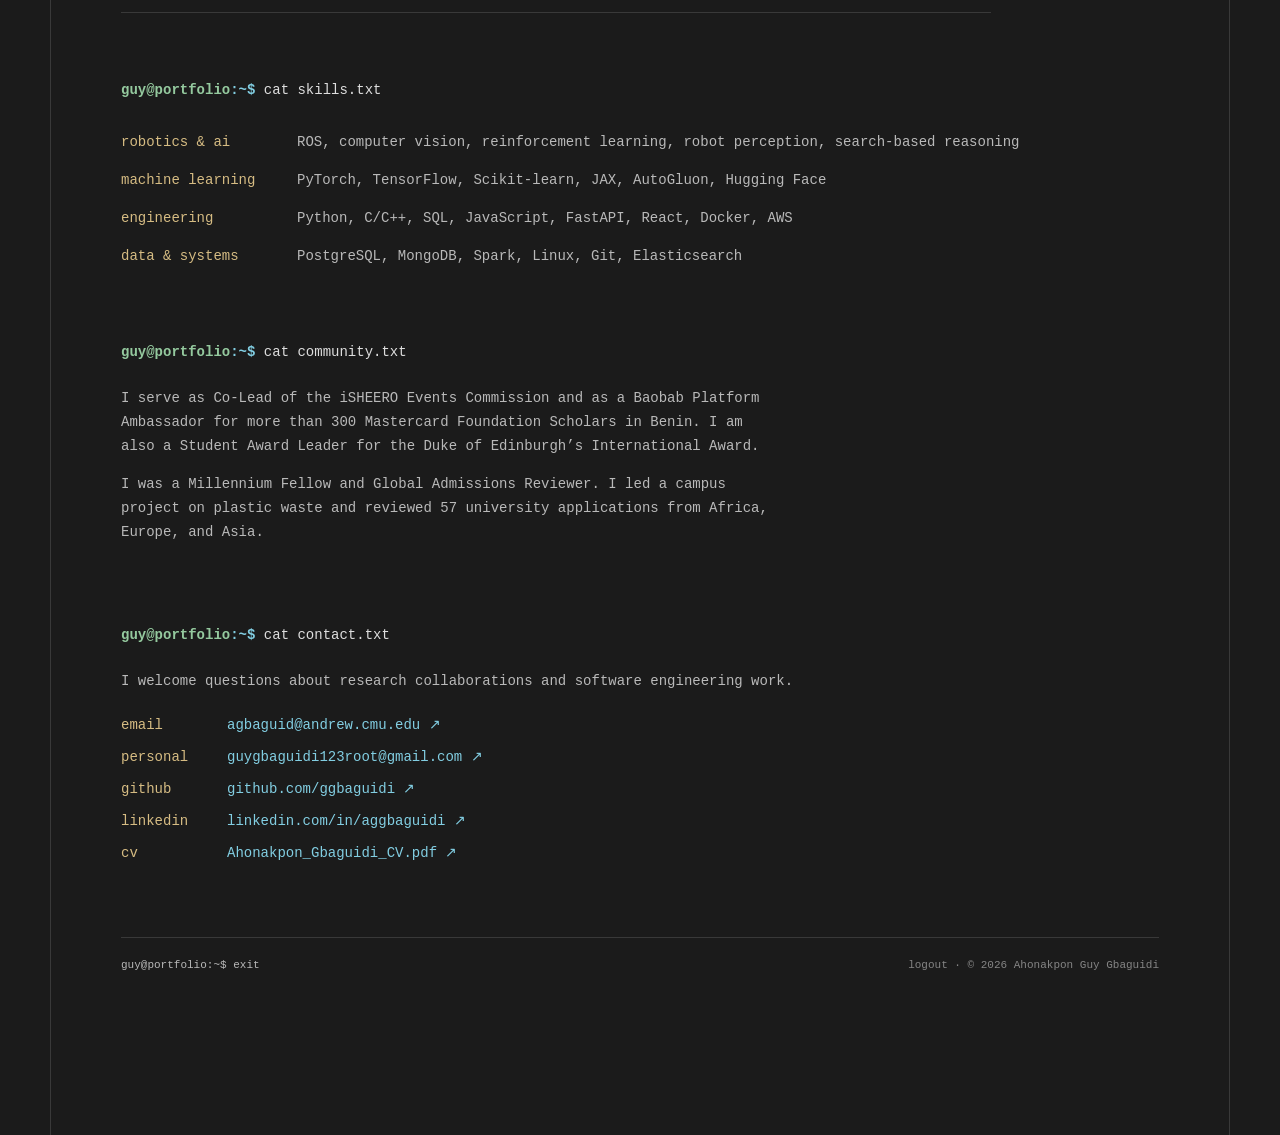
<file: organizations.html>
<!doctype html><html lang="en"><head><meta charset="utf-8"><meta name="viewport" content="width=device-width,initial-scale=1"><meta http-equiv="refresh" content="0;url=index.html#community"><link rel="canonical" href="index.html#community"><title>Community · Ahonakpon Guy Gbaguidi</title></head><body><p><a href="index.html#community">Continue to Community</a></p></body></html>
</file>
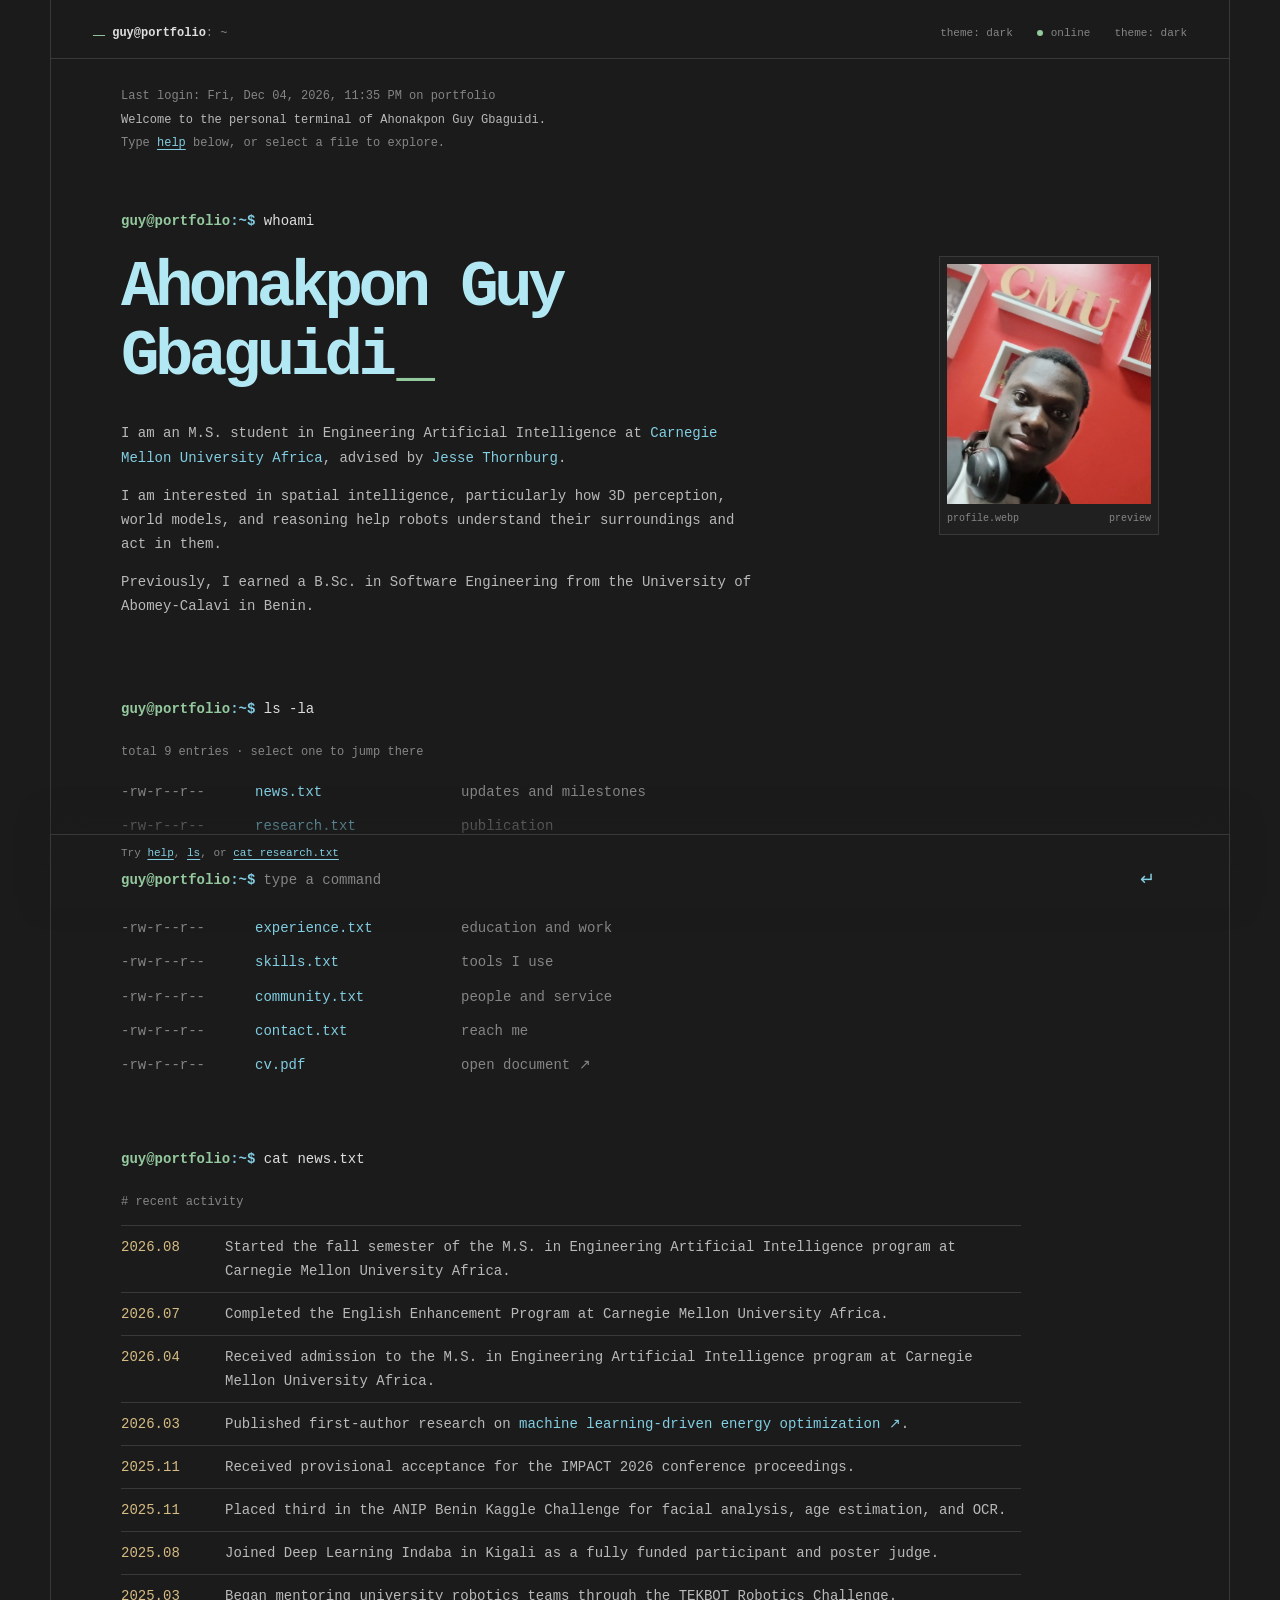
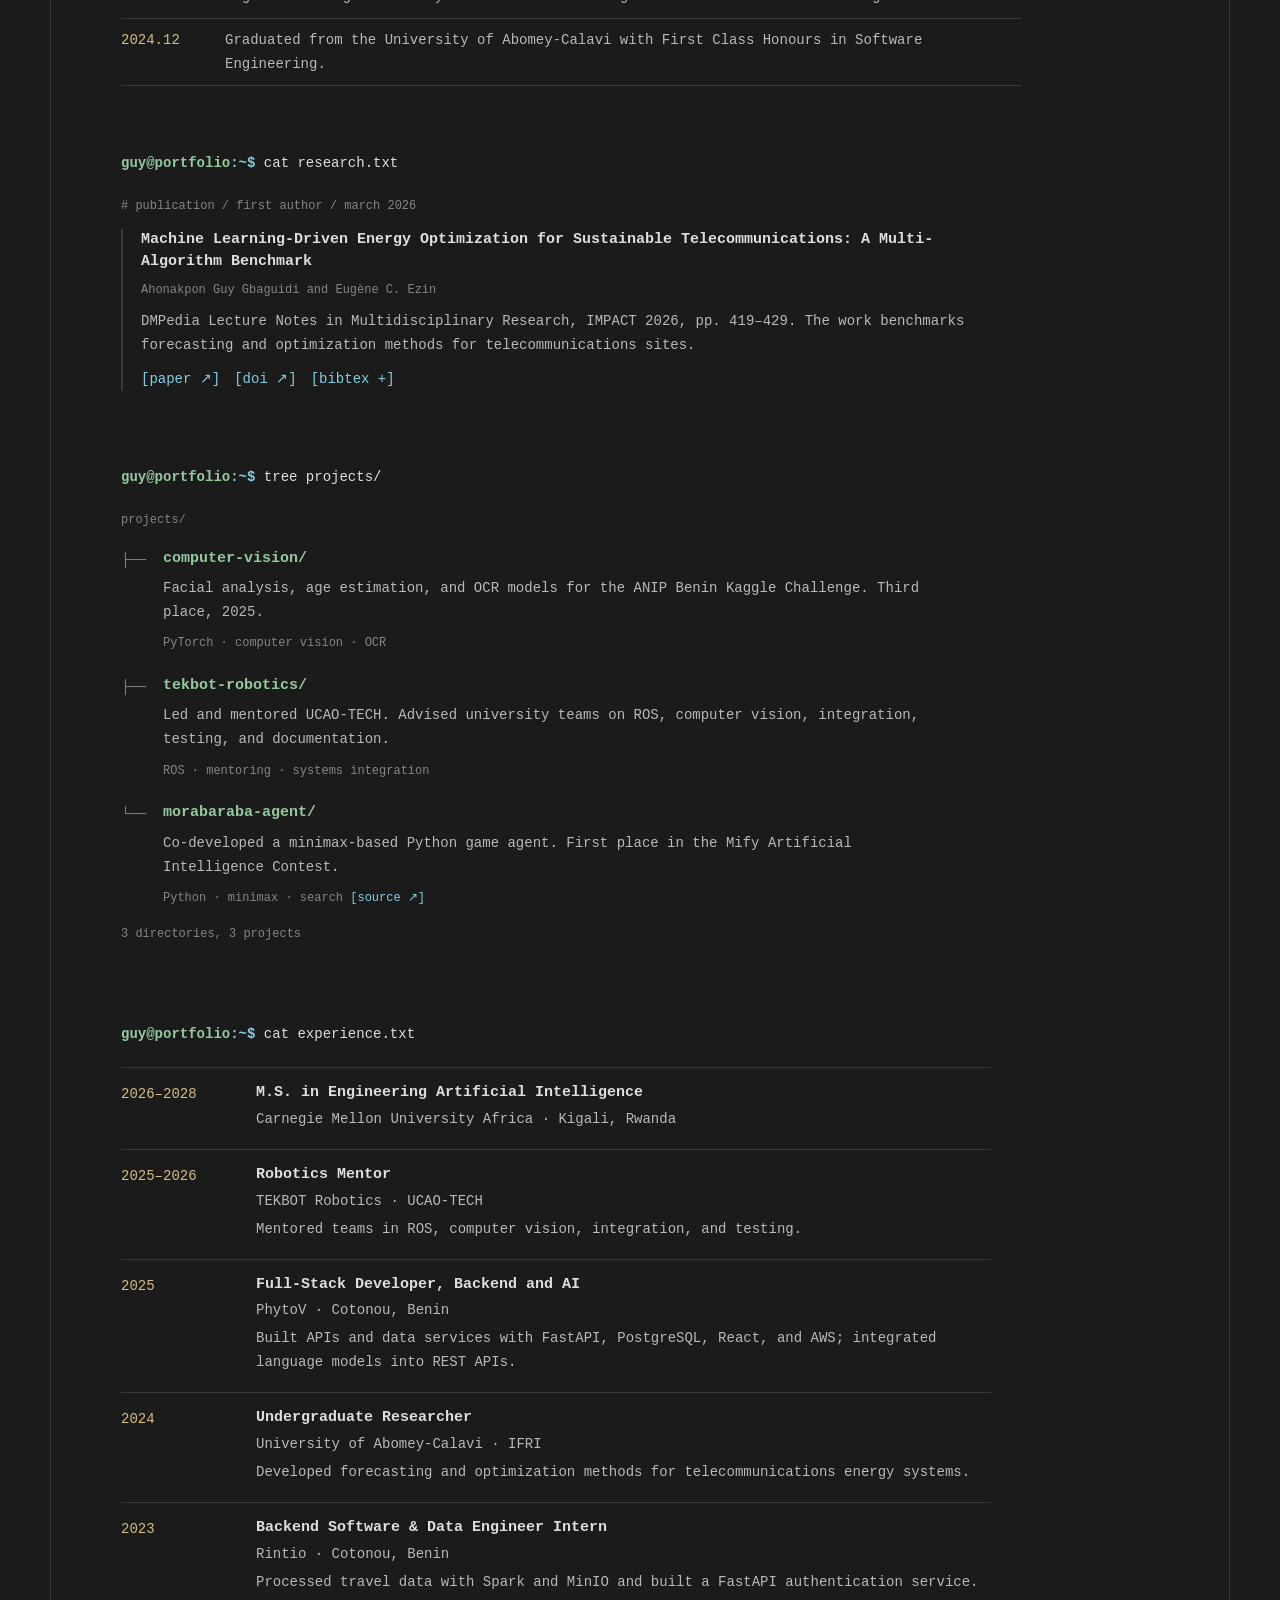
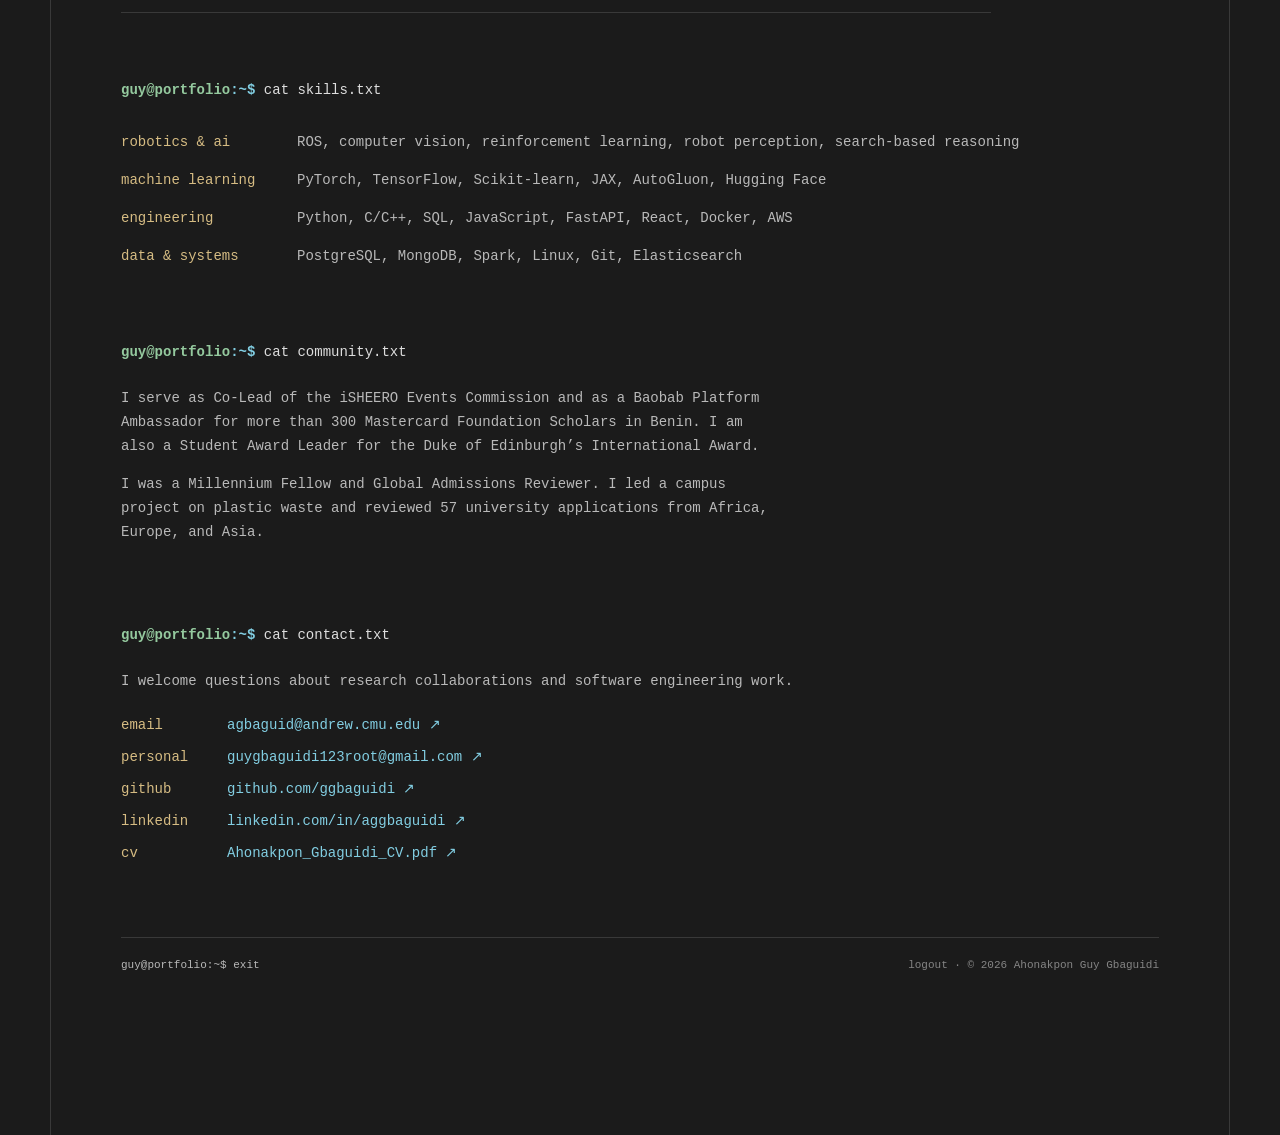
<file: projects.html>
<!doctype html><html lang="en"><head><meta charset="utf-8"><meta name="viewport" content="width=device-width,initial-scale=1"><meta http-equiv="refresh" content="0;url=index.html#projects"><link rel="canonical" href="index.html#projects"><title>Projects · Ahonakpon Guy Gbaguidi</title></head><body><p><a href="index.html#projects">Continue to Projects</a></p></body></html>
</file>
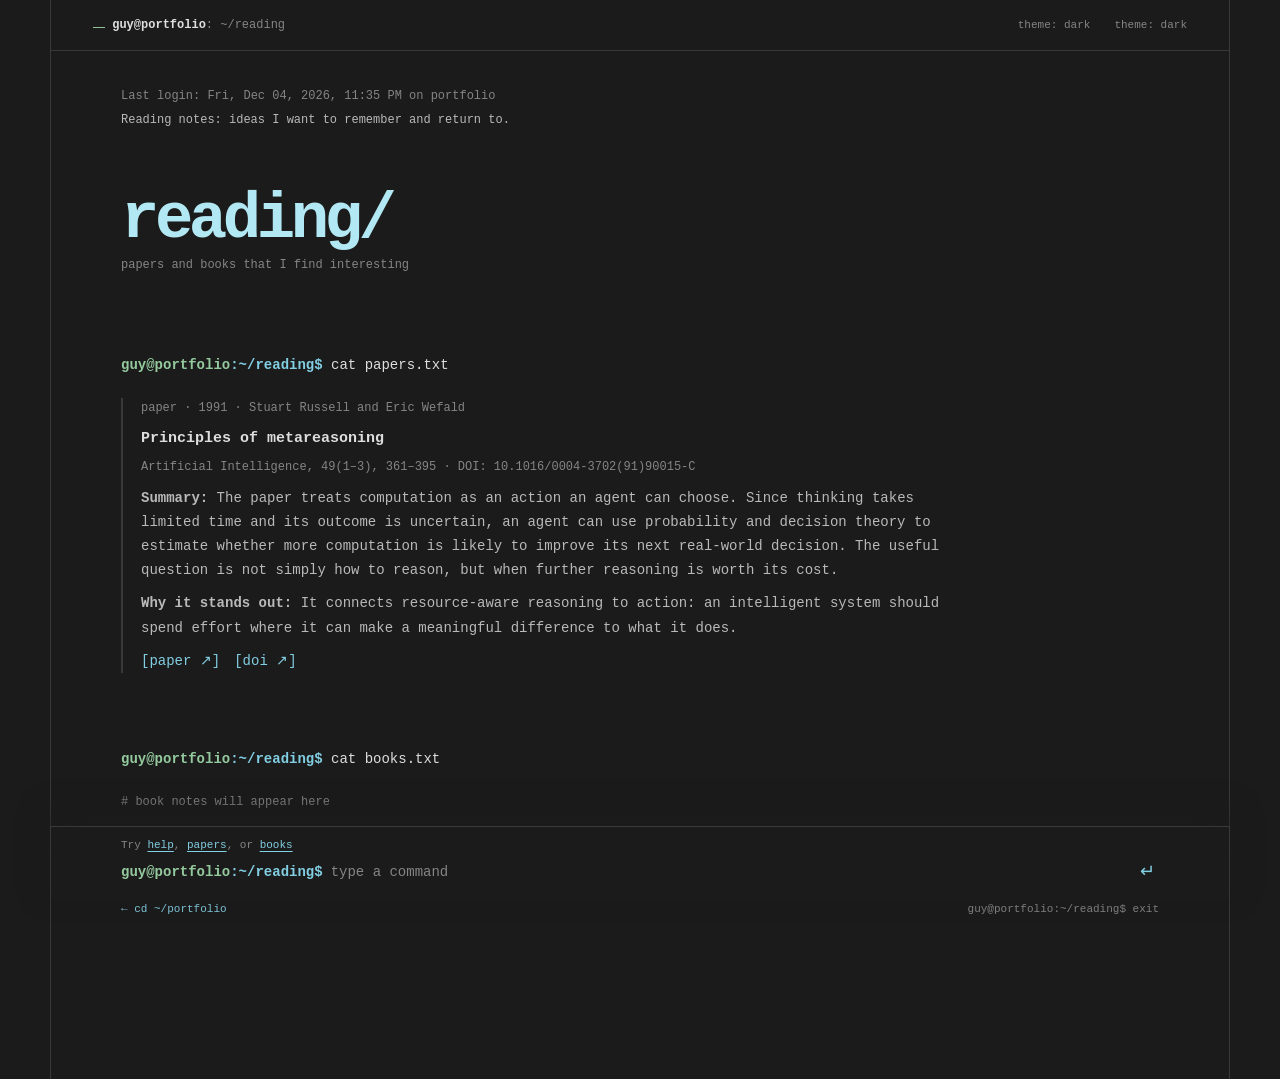
<file: reading.html>
<!doctype html>
<html lang="en" data-theme="dark">
<head>
  <meta charset="utf-8">
  <meta name="viewport" content="width=device-width, initial-scale=1">
  <meta name="description" content="Papers and books on AI, reasoning, robotics, and related ideas that Ahonakpon Guy Gbaguidi finds interesting.">
  <meta name="theme-color" content="#1b1b1b">
  <meta property="og:title" content="Reading notes — Ahonakpon Guy Gbaguidi">
  <meta property="og:description" content="Papers and books worth thinking about.">
  <meta property="og:type" content="website">
  <title>Reading notes — Ahonakpon Guy Gbaguidi</title>
  <link rel="icon" href="data/favicon.svg" type="image/svg+xml">
  <script>try { document.documentElement.dataset.theme = localStorage.getItem('theme') || 'dark'; } catch (_) {}</script>
  <link rel="stylesheet" href="style.css?v=cli-20261006-reading1">
</head>
<body>
  <a class="skip-link" href="#main">Skip to content</a>
  <div class="terminal">
    <header class="terminal-header">
      <div class="header-inner">
        <a class="terminal-title" href="index.html"><span class="header-glyph" aria-hidden="true">_</span> guy@portfolio<span class="header-path">: ~/reading</span></a>
        <div class="header-actions">
          <a href="index.html" class="theme-toggle">home/</a>
          <button class="theme-toggle" type="button" aria-label="Switch to light theme">theme: dark</button>
        </div>
      </div>
    </header>

    <main id="main" class="transcript">
      <div class="welcome">
        <p>Last login: <time id="session-date"></time> on portfolio</p>
        <p>Reading notes: ideas I want to remember and return to.</p>
      </div>

      <section class="terminal-section identity" id="reading" aria-labelledby="reading-title">
        <h1 id="reading-title">reading/</h1>
        <p class="output-muted">papers and books that I find interesting</p>
      </section>

      <section class="terminal-section" id="papers" aria-labelledby="papers-title">
        <h2 class="prompt" id="papers-title"><span class="prompt-user">guy@portfolio</span><span class="prompt-path">:~/reading$</span> cat papers.txt</h2>
        <article class="entry">
          <p class="entry-meta">paper · 1991 · Stuart Russell and Eric Wefald</p>
          <h3>Principles of metareasoning</h3>
          <p class="entry-meta">Artificial Intelligence, 49(1–3), 361–395 · DOI: 10.1016/0004-3702(91)90015-C</p>
          <p><strong>Summary:</strong> The paper treats computation as an action an agent can choose. Since thinking takes limited time and its outcome is uncertain, an agent can use probability and decision theory to estimate whether more computation is likely to improve its next real-world decision. The useful question is not simply how to reason, but when further reasoning is worth its cost.</p>
          <p><strong>Why it stands out:</strong> It connects resource-aware reasoning to action: an intelligent system should spend effort where it can make a meaningful difference to what it does.</p>
          <p class="entry-links"><a href="https://www.sciencedirect.com/science/article/pii/000437029190015C" target="_blank" rel="noopener noreferrer">[paper ↗]</a> <a href="https://doi.org/10.1016/0004-3702(91)90015-C" target="_blank" rel="noopener noreferrer">[doi ↗]</a></p>
        </article>
      </section>

      <section class="terminal-section" id="books" aria-labelledby="books-title">
        <h2 class="prompt" id="books-title"><span class="prompt-user">guy@portfolio</span><span class="prompt-path">:~/reading$</span> cat books.txt</h2>
        <p class="output-muted"># book notes will appear here</p>
      </section>

      <footer class="terminal-footer"><a href="index.html">← cd ~/portfolio</a><span>guy@portfolio:~/reading$ exit</span></footer>
    </main>

    <div class="command-dock" role="region" aria-label="Terminal command line">
      <div class="command-inner">
        <div class="command-output" id="command-output" role="status" aria-live="polite">Try <button type="button" data-command="help">help</button>, <button type="button" data-command="papers">papers</button>, or <button type="button" data-command="books">books</button></div>
        <form class="terminal-form" autocomplete="off">
          <label for="terminal-input"><span class="prompt-user">guy@portfolio</span><span class="prompt-path">:~/reading$</span></label>
          <input id="terminal-input" name="command" type="text" spellcheck="false" autocapitalize="off" autocomplete="off" placeholder="type a command" aria-describedby="command-output" maxlength="80">
          <button type="submit" aria-label="Run command">↵</button>
        </form>
      </div>
    </div>
  </div>
  <script src="script.js?v=cli-20261006-reading1"></script>
</body>
</html>
</file>
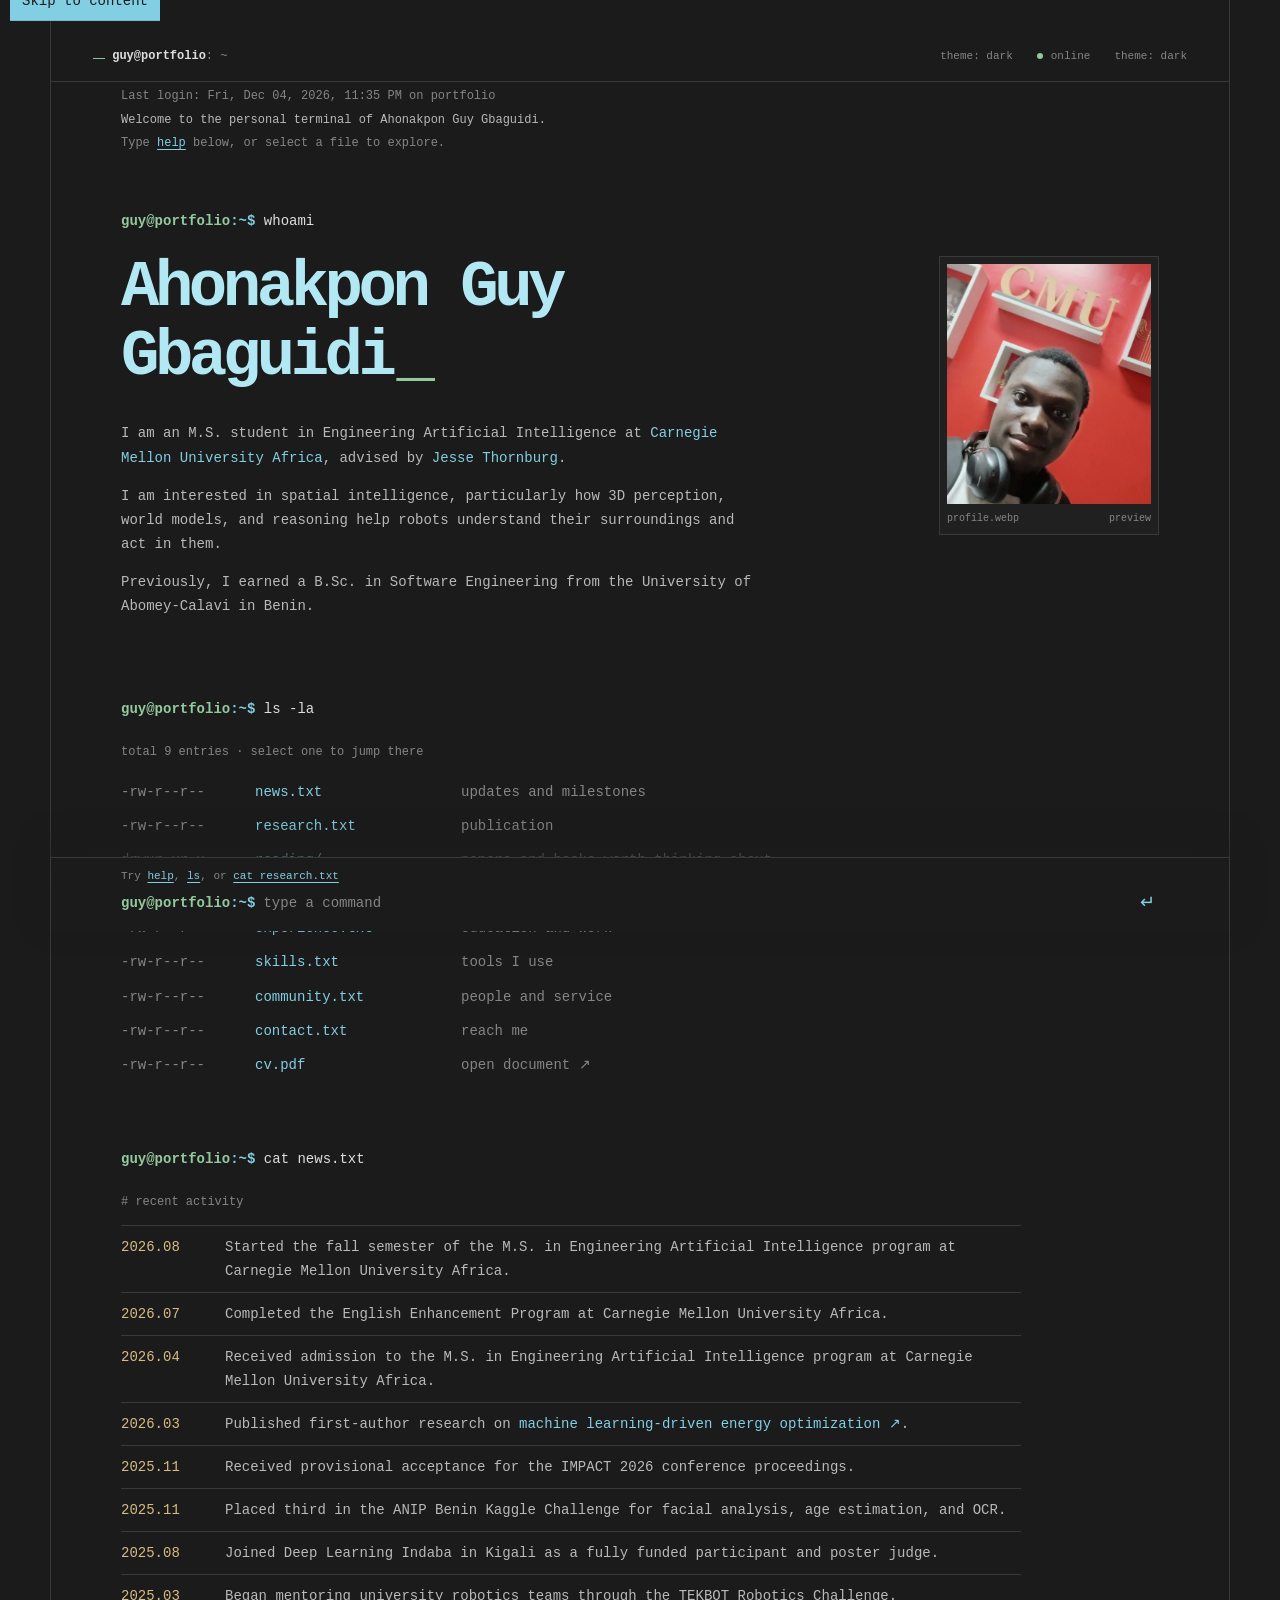
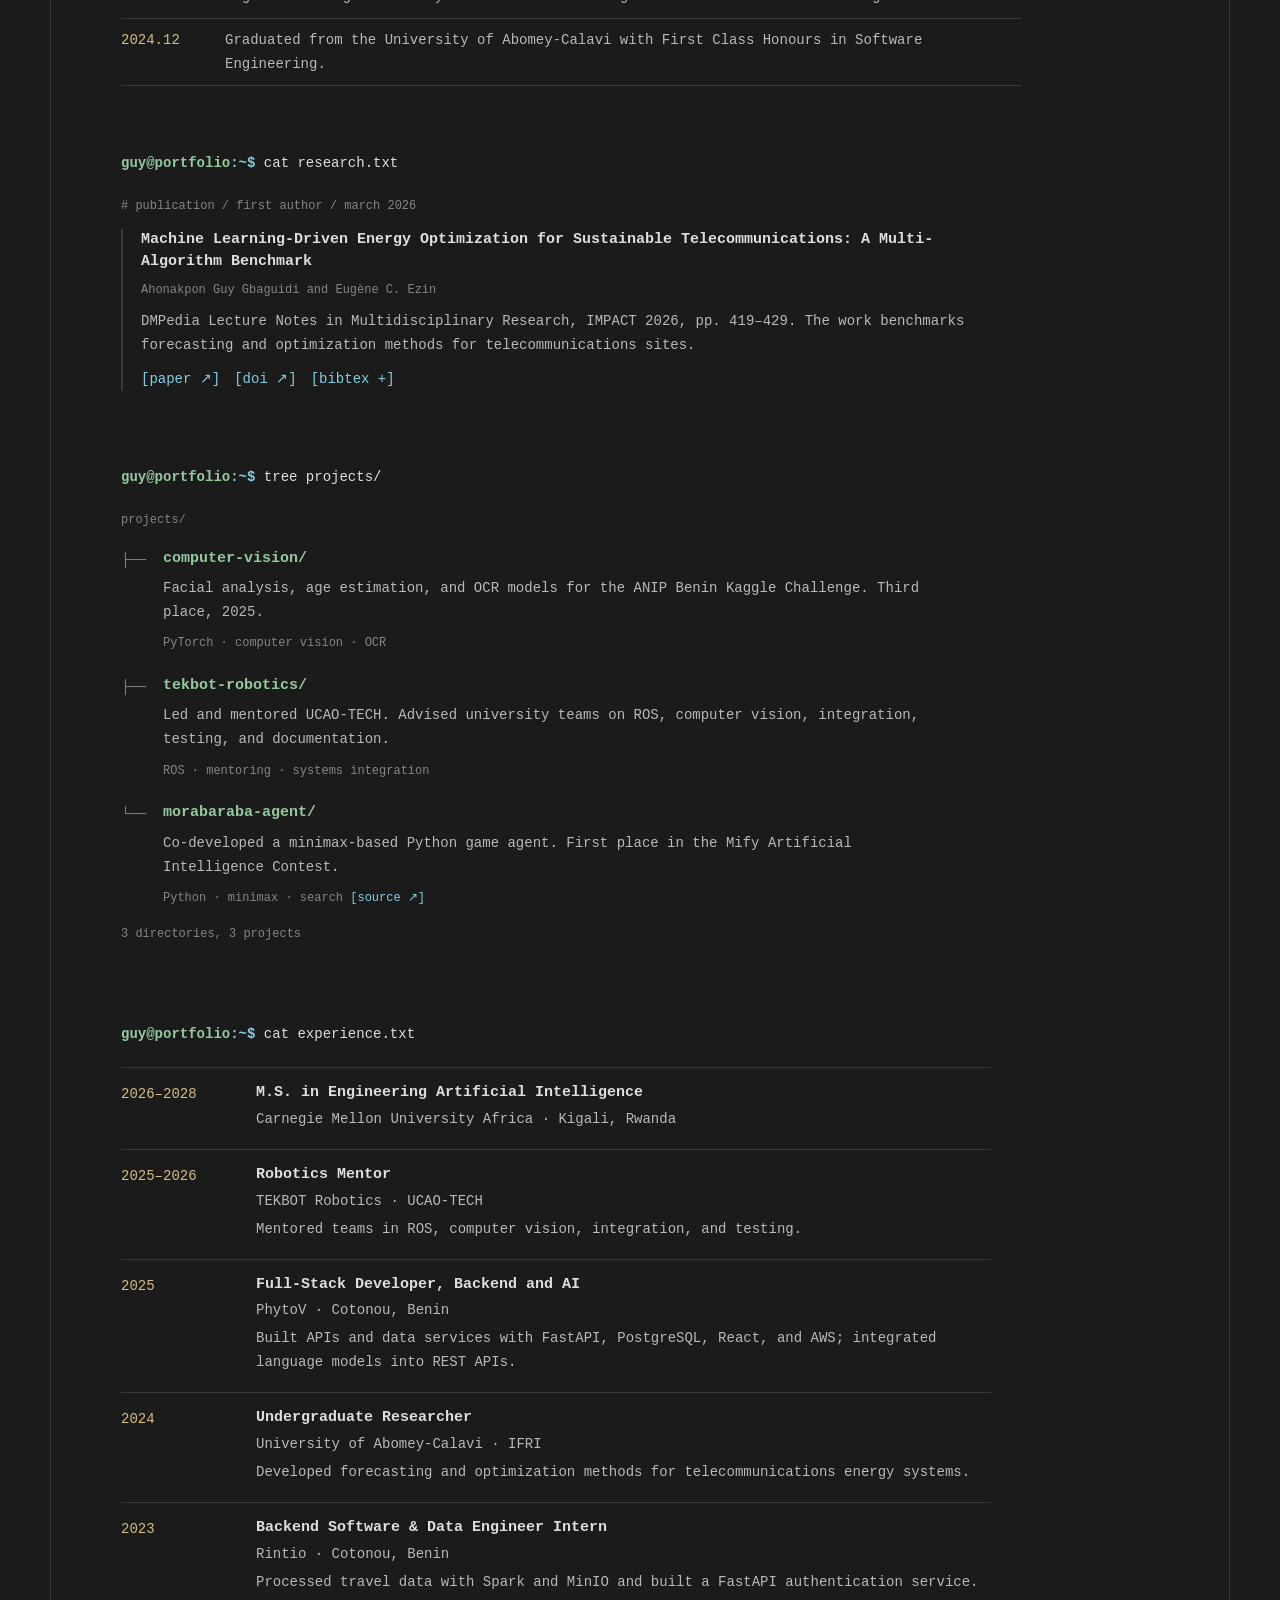
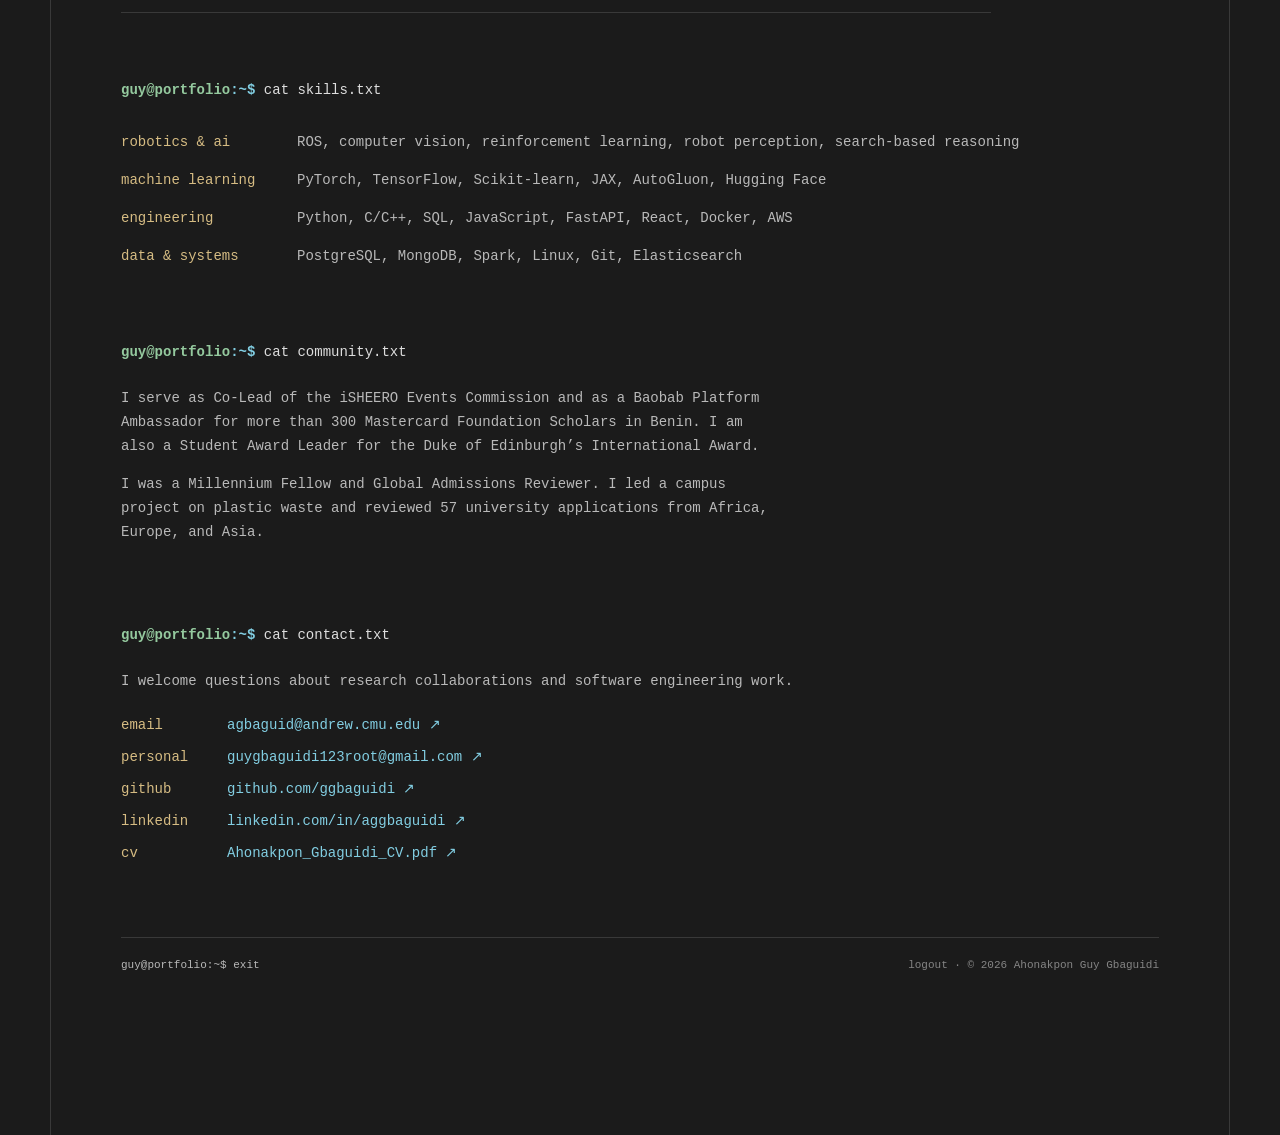
<file: research.html>
<!doctype html><html lang="en"><head><meta charset="utf-8"><meta name="viewport" content="width=device-width,initial-scale=1"><meta http-equiv="refresh" content="0;url=index.html#research"><link rel="canonical" href="index.html#research"><title>Research · Ahonakpon Guy Gbaguidi</title></head><body><p><a href="index.html#research">Continue to Research</a></p></body></html>
</file>
<file: style.css>
:root {
  color-scheme: dark;
  --bg: #1b1b1b;
  --panel: #202020;
  --text: #dedede;
  --soft: #b9b9b9;
  --muted: #858585;
  --line: #393939;
  --cyan: #82cee2;
  --cyan-bright: #b2e8f3;
  --green: #94c99e;
  --amber: #d6bc83;
  --mono: "SFMono-Regular", Consolas, "Liberation Mono", Menlo, monospace;
}
[data-theme="light"] {
  color-scheme: light;
  --bg: #f1f0eb;
  --panel: #e9e8e2;
  --text: #252826;
  --soft: #424945;
  --muted: #69716b;
  --line: #cacdc7;
  --cyan: #126b80;
  --cyan-bright: #09566c;
  --green: #327044;
  --amber: #775d2d;
}
* { box-sizing: border-box; }
html { scroll-behavior: smooth; scroll-padding-top: 86px; }
body { margin: 0; background: var(--bg); color: var(--text); font: 14px/1.72 var(--mono); -webkit-font-smoothing: antialiased; }
button, input { font: inherit; }
button { cursor: pointer; }
a { color: var(--cyan); text-decoration: none; text-underline-offset: 3px; }
a:hover, button:hover { color: var(--cyan-bright); text-decoration: underline; }
a:focus-visible, button:focus-visible, input:focus-visible { outline: 2px solid var(--cyan); outline-offset: 4px; }
[hidden] { display: none !important; }
::selection { background: var(--cyan); color: var(--bg); }
.skip-link { position: fixed; z-index: 100; top: 10px; left: 10px; padding: 8px 12px; transform: translateY(-150%); background: var(--cyan); color: var(--bg); }
.skip-link:focus { transform: translateY(0); }
.terminal { max-width: 1180px; min-height: 100vh; margin: auto; border-right: 1px solid var(--line); border-left: 1px solid var(--line); }
.terminal-header { position: sticky; z-index: 20; top: 0; border-bottom: 1px solid var(--line); background: var(--bg); }
.header-inner { display: flex; align-items: center; justify-content: space-between; min-height: 50px; padding: 0 42px; gap: 20px; }
.terminal-title { color: var(--text); font-size: 12px; font-weight: 700; white-space: nowrap; }
.terminal-title:hover { color: var(--text); text-decoration: none; }
.header-glyph { color: var(--green); font-size: 20px; line-height: 0; vertical-align: 2px; }
.header-path { color: var(--muted); font-weight: 400; }
.header-actions { display: flex; align-items: center; gap: 24px; }
.header-status { display: flex; align-items: center; gap: 8px; color: var(--muted); font-size: 11px; }
.status-dot { width: 6px; height: 6px; border-radius: 50%; background: var(--green); }
.theme-toggle { padding: 3px 0; border: 0; background: none; color: var(--muted); font-size: 11px; }
.transcript { padding: 35px 70px 160px; }
.welcome { color: var(--soft); font-size: 12px; }
.welcome p { margin: 0 0 3px; }
.welcome p:first-child, .welcome-hint { color: var(--muted); }
.welcome button, .command-output button { padding: 0; border: 0; background: none; color: var(--cyan); text-decoration: underline; text-underline-offset: 3px; }
.terminal-section { padding-top: 66px; scroll-margin-top: 58px; }
.identity { padding-top: 53px; }
.prompt { margin: 0 0 22px; color: var(--text); font-size: 14px; font-weight: 400; line-height: 1.6; }
.prompt-user { color: var(--green); font-weight: 700; }
.prompt-path { color: var(--cyan); font-weight: 700; }
.identity-layout { display: grid; grid-template-columns: minmax(0, 1fr) 220px; align-items: start; gap: 35px; }
.identity-copy { min-width: 0; }
h1 { margin: 0; color: var(--cyan-bright); font-size: clamp(36px, 5vw, 64px); font-weight: 700; letter-spacing: -.07em; line-height: 1.08; }
.cursor { display: inline-block; margin-left: 4px; color: var(--green); animation: blink 1s steps(1) infinite; }
@keyframes blink { 50% { opacity: 0; } }
.identity-role { margin: 21px 0 19px; color: var(--text); font-size: 14px; }
.divider { color: var(--muted); }
.facts, .skill-list, .contact-list { margin: 0; }
.facts > div, .skill-list > div, .contact-list > div { display: grid; grid-template-columns: 110px minmax(0, 1fr); gap: 16px; }
dt { color: var(--amber); }
dd { margin: 0; min-width: 0; color: var(--soft); }
.muted { color: var(--muted); }
.portrait { width: 220px; margin: 2px 0 0; padding: 7px; border: 1px solid var(--line); background: var(--panel); }
.portrait img { display: block; width: 100%; height: 240px; object-fit: cover; object-position: 50% 42%; filter: saturate(.72) contrast(1.04); }
.portrait figcaption { display: flex; justify-content: space-between; gap: 10px; padding-top: 6px; color: var(--muted); font-size: 10px; }
.about-output { max-width: 76ch; margin-top: 29px; color: var(--soft); }
.about-output p, .prose-output p { margin: 0 0 14px; }
.output-muted { margin: 0 0 12px; color: var(--muted); font-size: 12px; }
.file-list { max-width: 760px; }
.file-list a { display: grid; grid-template-columns: 118px 190px 1fr; gap: 16px; padding: 5px 8px; margin-left: -8px; color: var(--soft); }
.file-list a:hover, .file-list a:focus-visible { background: var(--panel); text-decoration: none; }
.permissions, .file-description { color: var(--muted); }
.file-name { color: var(--cyan); }
.file-list a[href="#projects"] .file-name { color: var(--green); }
.news-list { max-width: 900px; margin: 0; padding: 0; list-style: none; }
.news-list li { display: grid; grid-template-columns: 80px minmax(0, 1fr); gap: 24px; padding: 9px 0; border-bottom: 1px solid var(--line); color: var(--soft); }
.news-list li:first-child { border-top: 1px solid var(--line); }
.news-list time { color: var(--amber); }
.entry { max-width: 850px; padding-left: 18px; border-left: 2px solid var(--line); }
.entry h3, .tree-entry h3, .timeline h3 { margin: 0 0 6px; color: var(--text); font-size: 15px; font-weight: 700; line-height: 1.5; }
.entry p, .tree-entry p, .timeline p { margin: 0 0 9px; color: var(--soft); }
.entry .entry-meta, .tree-entry .entry-meta { color: var(--muted); font-size: 12px; }
.entry-links { display: flex; flex-wrap: wrap; gap: 14px; }
.bibtex-toggle { padding: 0; border: 0; color: var(--cyan); background: none; }
.bibtex { max-width: 100%; margin: 16px 0 0; padding: 15px; overflow-x: auto; border: 1px solid var(--line); background: var(--panel); color: var(--soft); font: 12px/1.6 var(--mono); }
.project-tree { max-width: 830px; }
.tree-entry { display: grid; grid-template-columns: 42px 1fr; gap: 0; padding: 5px 0 16px; }
.tree-marker { color: var(--muted); }
.tree-entry h3 { color: var(--green); }
.tree-entry p:last-child { margin-bottom: 0; }
.timeline { max-width: 870px; }
.timeline article { display: grid; grid-template-columns: 115px minmax(0, 1fr); gap: 20px; padding: 14px 0; border-bottom: 1px solid var(--line); }
.timeline article:first-child { border-top: 1px solid var(--line); }
.timeline time { color: var(--amber); }
.timeline h3 { margin-bottom: 2px; }
.timeline p { margin-bottom: 4px; }
.skill-list { max-width: 900px; }
.skill-list > div { grid-template-columns: 160px minmax(0, 1fr); padding: 7px 0; }
.prose-output { max-width: 78ch; color: var(--soft); }
.contact > p { margin: 0 0 16px; color: var(--soft); }
.contact-list > div { grid-template-columns: 90px minmax(0, 1fr); padding: 4px 0; }
.contact-list a { overflow-wrap: anywhere; }
.terminal-footer { display: flex; justify-content: space-between; flex-wrap: wrap; gap: 8px 24px; margin-top: 68px; padding-top: 18px; border-top: 1px solid var(--line); color: var(--muted); font-size: 11px; }
.terminal-footer > span:first-child { color: var(--soft); }
.command-dock { position: fixed; z-index: 30; bottom: 0; left: 50%; width: 100%; max-width: 1180px; transform: translateX(-50%); border: 1px solid var(--line); border-bottom: 0; background: var(--bg); box-shadow: 0 -12px 30px color-mix(in srgb, var(--bg) 80%, transparent); }
.command-inner { max-width: 1178px; margin: auto; padding: 9px 70px 12px; }
.command-output { min-height: 20px; max-height: 72px; overflow-y: auto; color: var(--muted); font-size: 11px; }
.command-output.has-error { color: #e59b90; }
[data-theme="light"] .command-output.has-error { color: #a53f37; }
.terminal-form { display: flex; align-items: center; min-width: 0; gap: 8px; }
.terminal-form label { flex: 0 0 auto; white-space: nowrap; }
.terminal-form input { flex: 1; width: 100%; min-width: 0; padding: 4px 0; border: 0; outline: 0; background: transparent; color: var(--text); caret-color: var(--green); }
.terminal-form input::placeholder { color: var(--muted); opacity: 1; }
.terminal-form button { flex: 0 0 auto; padding: 0 4px; border: 0; background: none; color: var(--cyan); font-size: 18px; line-height: 1; }
@media (max-width: 850px) {
  .header-inner { padding-inline: 26px; }
  .transcript { padding-inline: 34px; }
  .command-inner { padding-inline: 34px; }
  .identity-layout { grid-template-columns: minmax(0, 1fr) 170px; gap: 22px; }
  .portrait { width: 170px; }
  .portrait img { height: 185px; }
  h1 { font-size: clamp(32px, 5vw, 52px); }
  .facts > div { grid-template-columns: 80px minmax(0, 1fr); }
}
@media (max-width: 600px) {
  body { font-size: 13px; }
  .header-inner { padding-inline: 18px; }
  .header-status { display: none; }
  .transcript { padding: 24px 18px 150px; }
  .command-inner { padding: 8px 18px 11px; }
  .terminal-section { padding-top: 48px; }
  .identity { padding-top: 42px; }
  .identity-layout { grid-template-columns: 1fr; }
  h1 { font-size: clamp(32px, 8.6vw, 48px); }
  .portrait { width: 172px; margin-top: 4px; }
  .portrait img { height: 185px; }
  .about-output { margin-top: 22px; }
  .facts > div { grid-template-columns: 75px minmax(0, 1fr); gap: 10px; }
  .file-list a { grid-template-columns: 100px minmax(0, 1fr); gap: 2px 10px; }
  .file-description { grid-column: 2; font-size: 11px; }
  .news-list li { grid-template-columns: 68px minmax(0, 1fr); gap: 14px; }
  .skill-list > div { grid-template-columns: 1fr; gap: 1px; padding: 9px 0; }
  .contact-list > div { grid-template-columns: 75px minmax(0, 1fr); }
  .terminal-footer { margin-top: 48px; }
  .command-output { font-size: 10px; }
}
@media (max-width: 380px) {
  .header-inner { padding-inline: 12px; }
  .transcript { padding-inline: 12px; }
  .command-inner { padding-inline: 12px; }
  .terminal-title, .theme-toggle { font-size: 10px; }
  .terminal-form { gap: 5px; font-size: 11px; }
  .timeline article { grid-template-columns: 1fr; gap: 0; }
  .timeline time { margin-bottom: 2px; }
  .contact-list > div { display: block; padding: 6px 0; }
  .contact-list dt { margin-bottom: 1px; }
}
@media (prefers-reduced-motion: reduce) {
  html { scroll-behavior: auto; }
  .cursor { animation: none; }
}
</file>
